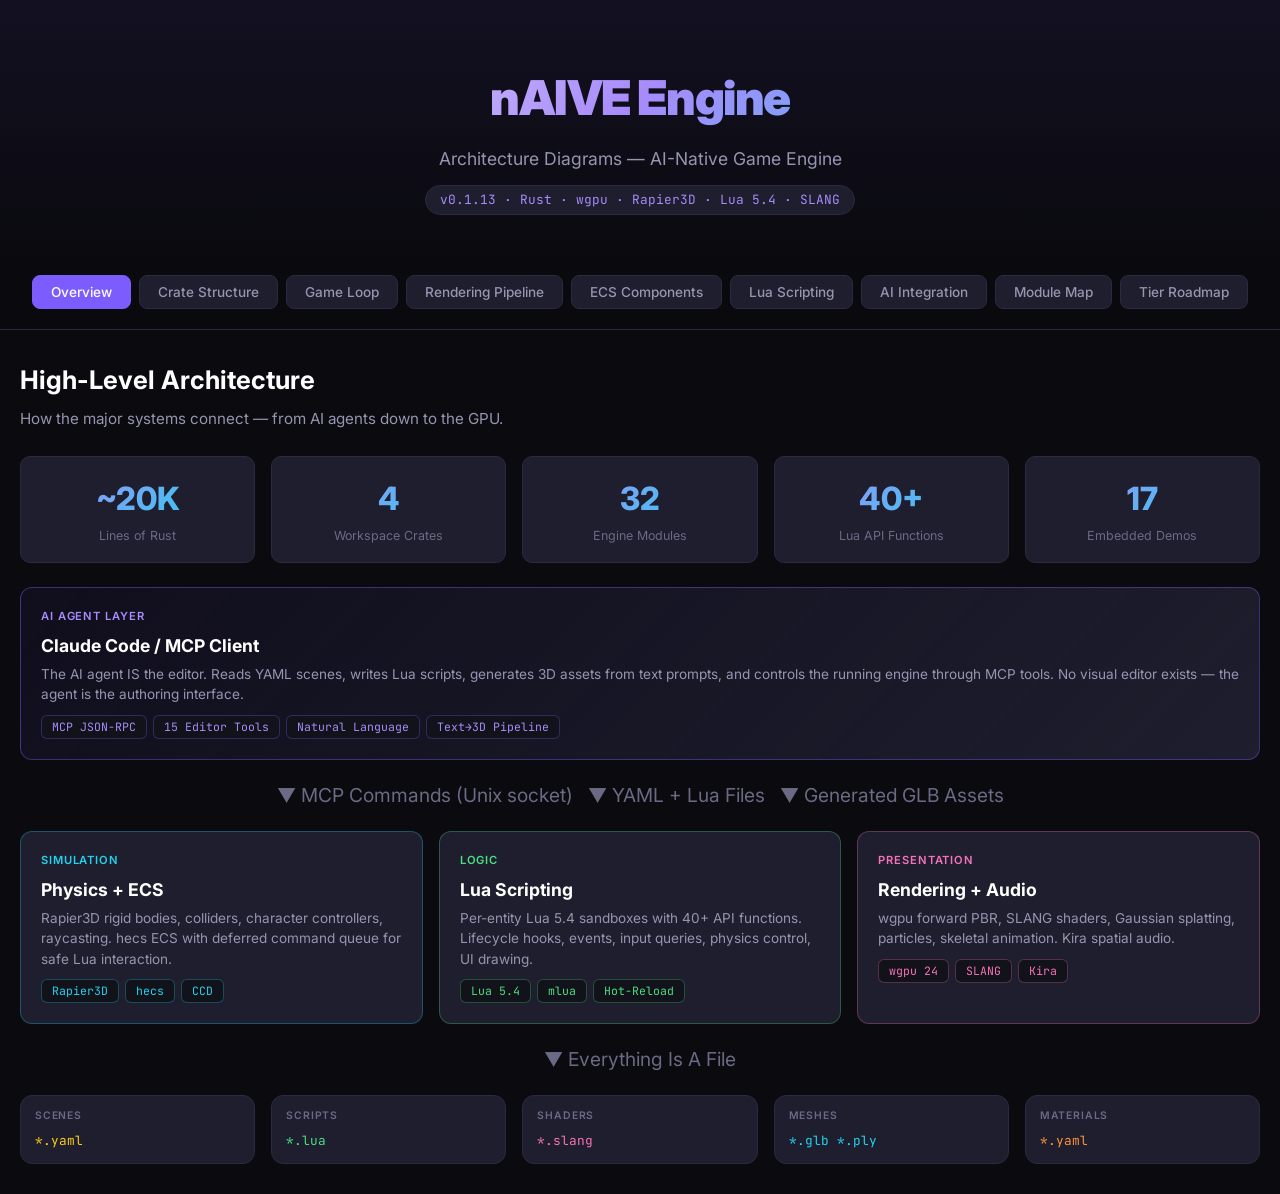
<file: nAIVE_Architecture_Diagrams.html>
<!DOCTYPE html>
<html lang="en">
<head>
<meta charset="UTF-8">
<meta name="viewport" content="width=device-width, initial-scale=1.0">
<title>nAIVE Engine — Architecture Diagrams</title>
<style>
  @import url('https://fonts.googleapis.com/css2?family=Inter:wght@300;400;500;600;700;800;900&family=JetBrains+Mono:wght@400;500;600&display=swap');

  :root {
    --bg: #0a0a0f;
    --bg2: #12121a;
    --bg3: #1a1a28;
    --surface: #1e1e2e;
    --surface2: #252538;
    --border: #2a2a40;
    --border-glow: #3a3a5c;
    --text: #e4e4ef;
    --text2: #9595b0;
    --text3: #6a6a85;
    --accent: #7c5cfc;
    --accent2: #a78bfa;
    --green: #4ade80;
    --green2: #22c55e;
    --yellow: #facc15;
    --orange: #fb923c;
    --red: #f87171;
    --cyan: #22d3ee;
    --pink: #f472b6;
    --blue: #60a5fa;
  }

  * { margin: 0; padding: 0; box-sizing: border-box; }

  body {
    font-family: 'Inter', -apple-system, sans-serif;
    background: var(--bg);
    color: var(--text);
    line-height: 1.6;
    overflow-x: hidden;
  }

  .hero {
    text-align: center;
    padding: 60px 20px 40px;
    background: linear-gradient(180deg, rgba(124,92,252,0.08) 0%, transparent 100%);
  }

  .hero h1 {
    font-size: 3rem;
    font-weight: 900;
    letter-spacing: -0.03em;
    background: linear-gradient(135deg, #fff 0%, var(--accent2) 50%, var(--cyan) 100%);
    -webkit-background-clip: text;
    -webkit-text-fill-color: transparent;
    margin-bottom: 8px;
  }

  .hero .subtitle {
    font-size: 1.1rem;
    color: var(--text2);
    font-weight: 400;
  }

  .hero .version {
    display: inline-block;
    margin-top: 12px;
    padding: 4px 14px;
    background: var(--surface);
    border: 1px solid var(--border);
    border-radius: 20px;
    font-family: 'JetBrains Mono', monospace;
    font-size: 0.8rem;
    color: var(--accent2);
  }

  .nav {
    display: flex;
    justify-content: center;
    gap: 8px;
    padding: 20px;
    flex-wrap: wrap;
    position: sticky;
    top: 0;
    background: rgba(10,10,15,0.9);
    backdrop-filter: blur(12px);
    z-index: 100;
    border-bottom: 1px solid var(--border);
  }

  .nav button {
    padding: 8px 18px;
    background: var(--surface);
    border: 1px solid var(--border);
    border-radius: 8px;
    color: var(--text2);
    font-family: 'Inter', sans-serif;
    font-size: 0.85rem;
    font-weight: 500;
    cursor: pointer;
    transition: all 0.2s;
  }

  .nav button:hover { border-color: var(--accent); color: var(--text); }
  .nav button.active {
    background: var(--accent);
    border-color: var(--accent);
    color: #fff;
  }

  .diagram-container {
    max-width: 1400px;
    margin: 0 auto;
    padding: 30px 20px;
  }

  .diagram {
    display: none;
    animation: fadeIn 0.3s ease;
  }

  .diagram.active { display: block; }

  @keyframes fadeIn { from { opacity: 0; transform: translateY(10px); } to { opacity: 1; transform: none; } }

  .diagram-title {
    font-size: 1.6rem;
    font-weight: 700;
    margin-bottom: 6px;
    color: #fff;
  }

  .diagram-desc {
    color: var(--text2);
    margin-bottom: 24px;
    font-size: 0.95rem;
  }

  /* SVG Diagram Styles */
  svg.arch {
    width: 100%;
    height: auto;
    display: block;
  }

  /* Box Diagram System */
  .arch-grid {
    display: grid;
    gap: 16px;
  }

  .arch-box {
    background: var(--surface);
    border: 1px solid var(--border);
    border-radius: 12px;
    padding: 20px;
    position: relative;
    transition: all 0.2s;
  }

  .arch-box:hover {
    border-color: var(--accent);
    box-shadow: 0 0 20px rgba(124,92,252,0.1);
  }

  .arch-box .label {
    font-size: 0.7rem;
    font-weight: 600;
    text-transform: uppercase;
    letter-spacing: 0.08em;
    color: var(--text3);
    margin-bottom: 6px;
  }

  .arch-box .title {
    font-size: 1.1rem;
    font-weight: 700;
    color: #fff;
    margin-bottom: 4px;
  }

  .arch-box .desc {
    font-size: 0.85rem;
    color: var(--text2);
    line-height: 1.5;
  }

  .arch-box .tech {
    margin-top: 10px;
    display: flex;
    flex-wrap: wrap;
    gap: 6px;
  }

  .tag {
    padding: 2px 10px;
    background: var(--bg2);
    border: 1px solid var(--border);
    border-radius: 6px;
    font-family: 'JetBrains Mono', monospace;
    font-size: 0.72rem;
    color: var(--text2);
  }

  .tag.green { border-color: rgba(74,222,128,0.3); color: var(--green); }
  .tag.accent { border-color: rgba(124,92,252,0.3); color: var(--accent2); }
  .tag.cyan { border-color: rgba(34,211,238,0.3); color: var(--cyan); }
  .tag.yellow { border-color: rgba(250,204,21,0.3); color: var(--yellow); }
  .tag.orange { border-color: rgba(251,146,60,0.3); color: var(--orange); }
  .tag.pink { border-color: rgba(244,114,182,0.3); color: var(--pink); }
  .tag.blue { border-color: rgba(96,165,250,0.3); color: var(--blue); }
  .tag.red { border-color: rgba(248,113,113,0.3); color: var(--red); }

  .status-dot {
    display: inline-block;
    width: 8px;
    height: 8px;
    border-radius: 50%;
    margin-right: 6px;
    vertical-align: middle;
  }
  .status-dot.done { background: var(--green); box-shadow: 0 0 6px var(--green); }
  .status-dot.wip { background: var(--yellow); box-shadow: 0 0 6px var(--yellow); }
  .status-dot.planned { background: var(--text3); }

  .connector {
    text-align: center;
    color: var(--text3);
    font-size: 1.2rem;
    padding: 4px 0;
  }

  /* Flow Diagram */
  .flow {
    display: flex;
    flex-direction: column;
    gap: 2px;
    align-items: center;
  }

  .flow-row {
    display: flex;
    gap: 12px;
    align-items: center;
    flex-wrap: wrap;
    justify-content: center;
  }

  .flow-box {
    background: var(--surface);
    border: 1px solid var(--border);
    border-radius: 10px;
    padding: 12px 18px;
    text-align: center;
    min-width: 140px;
    transition: all 0.2s;
  }

  .flow-box:hover {
    border-color: var(--accent);
    transform: translateY(-2px);
  }

  .flow-box .name {
    font-weight: 600;
    font-size: 0.9rem;
    color: #fff;
  }

  .flow-box .detail {
    font-size: 0.75rem;
    color: var(--text3);
    margin-top: 2px;
    font-family: 'JetBrains Mono', monospace;
  }

  .flow-arrow {
    color: var(--accent);
    font-size: 1.4rem;
    flex-shrink: 0;
  }

  .flow-arrow-down {
    color: var(--accent);
    font-size: 1.4rem;
    text-align: center;
    padding: 4px 0;
  }

  /* Module Grid */
  .mod-grid {
    display: grid;
    grid-template-columns: repeat(auto-fill, minmax(260px, 1fr));
    gap: 12px;
  }

  .mod-card {
    background: var(--surface);
    border: 1px solid var(--border);
    border-radius: 10px;
    padding: 14px 16px;
    transition: all 0.2s;
  }

  .mod-card:hover {
    border-color: var(--accent);
    box-shadow: 0 0 15px rgba(124,92,252,0.08);
  }

  .mod-card .mod-name {
    font-family: 'JetBrains Mono', monospace;
    font-size: 0.85rem;
    font-weight: 600;
    color: var(--cyan);
  }

  .mod-card .mod-lines {
    font-size: 0.72rem;
    color: var(--text3);
    float: right;
    font-family: 'JetBrains Mono', monospace;
  }

  .mod-card .mod-desc {
    font-size: 0.82rem;
    color: var(--text2);
    margin-top: 4px;
    line-height: 1.4;
  }

  /* Section dividers */
  .section-label {
    font-size: 0.75rem;
    font-weight: 600;
    text-transform: uppercase;
    letter-spacing: 0.1em;
    color: var(--text3);
    margin: 30px 0 12px;
    padding-bottom: 8px;
    border-bottom: 1px solid var(--border);
  }

  /* Table */
  .data-table {
    width: 100%;
    border-collapse: collapse;
    margin: 16px 0;
  }

  .data-table th {
    text-align: left;
    padding: 10px 14px;
    background: var(--bg2);
    border: 1px solid var(--border);
    font-size: 0.78rem;
    font-weight: 600;
    text-transform: uppercase;
    letter-spacing: 0.06em;
    color: var(--text3);
  }

  .data-table td {
    padding: 10px 14px;
    border: 1px solid var(--border);
    font-size: 0.88rem;
    color: var(--text2);
    background: var(--surface);
  }

  .data-table td:first-child {
    font-family: 'JetBrains Mono', monospace;
    font-size: 0.82rem;
    color: var(--text);
  }

  /* Stats bar */
  .stat-row {
    display: flex;
    gap: 16px;
    margin-bottom: 24px;
    flex-wrap: wrap;
  }

  .stat-card {
    background: var(--surface);
    border: 1px solid var(--border);
    border-radius: 10px;
    padding: 16px 20px;
    flex: 1;
    min-width: 150px;
    text-align: center;
  }

  .stat-card .stat-val {
    font-size: 2rem;
    font-weight: 800;
    background: linear-gradient(135deg, var(--accent2), var(--cyan));
    -webkit-background-clip: text;
    -webkit-text-fill-color: transparent;
  }

  .stat-card .stat-label {
    font-size: 0.78rem;
    color: var(--text3);
    margin-top: 2px;
  }

  /* Pipe visualization */
  .pipe-section {
    position: relative;
    padding-left: 30px;
    margin: 12px 0;
  }

  .pipe-section::before {
    content: '';
    position: absolute;
    left: 10px;
    top: 0;
    bottom: 0;
    width: 2px;
    background: var(--border);
  }

  .pipe-node {
    position: relative;
    padding: 10px 16px;
    background: var(--surface);
    border: 1px solid var(--border);
    border-radius: 8px;
    margin-bottom: 8px;
  }

  .pipe-node::before {
    content: '';
    position: absolute;
    left: -24px;
    top: 50%;
    width: 12px;
    height: 12px;
    border-radius: 50%;
    transform: translateY(-50%);
    background: var(--accent);
    border: 2px solid var(--bg);
  }

  .pipe-node .pn-title {
    font-weight: 600;
    font-size: 0.9rem;
    color: #fff;
  }

  .pipe-node .pn-detail {
    font-size: 0.8rem;
    color: var(--text2);
    margin-top: 2px;
  }

  .pipe-node .pn-file {
    font-family: 'JetBrains Mono', monospace;
    font-size: 0.72rem;
    color: var(--text3);
    margin-top: 4px;
  }

  /* Legend */
  .legend {
    display: flex;
    gap: 20px;
    margin-bottom: 20px;
    flex-wrap: wrap;
  }

  .legend-item {
    display: flex;
    align-items: center;
    gap: 6px;
    font-size: 0.82rem;
    color: var(--text2);
  }

  /* ECS diagram */
  .ecs-group {
    margin-bottom: 20px;
  }

  .ecs-group-title {
    font-size: 0.9rem;
    font-weight: 700;
    color: #fff;
    margin-bottom: 8px;
    display: flex;
    align-items: center;
    gap: 8px;
  }

  .ecs-group-title .icon {
    width: 20px;
    height: 20px;
    border-radius: 6px;
    display: inline-flex;
    align-items: center;
    justify-content: center;
    font-size: 0.7rem;
  }

  .ecs-chips {
    display: flex;
    flex-wrap: wrap;
    gap: 6px;
  }

  .ecs-chip {
    padding: 5px 12px;
    background: var(--bg2);
    border: 1px solid var(--border);
    border-radius: 6px;
    font-family: 'JetBrains Mono', monospace;
    font-size: 0.78rem;
    color: var(--text);
    transition: all 0.15s;
  }

  .ecs-chip:hover {
    border-color: var(--accent);
    background: var(--surface2);
  }

  @media (max-width: 768px) {
    .hero h1 { font-size: 2rem; }
    .mod-grid { grid-template-columns: 1fr; }
    .stat-row { flex-direction: column; }
  }
</style>
</head>
<body>

<div class="hero">
  <h1>nAIVE Engine</h1>
  <div class="subtitle">Architecture Diagrams — AI-Native Game Engine</div>
  <div class="version">v0.1.13 · Rust · wgpu · Rapier3D · Lua 5.4 · SLANG</div>
</div>

<div class="nav" id="nav">
  <button class="active" onclick="show('overview')">Overview</button>
  <button onclick="show('crates')">Crate Structure</button>
  <button onclick="show('gameloop')">Game Loop</button>
  <button onclick="show('rendering')">Rendering Pipeline</button>
  <button onclick="show('ecs')">ECS Components</button>
  <button onclick="show('scripting')">Lua Scripting</button>
  <button onclick="show('ai')">AI Integration</button>
  <button onclick="show('modules')">Module Map</button>
  <button onclick="show('roadmap')">Tier Roadmap</button>
</div>

<div class="diagram-container">

<!-- ==================== OVERVIEW ==================== -->
<div class="diagram active" id="overview">
  <div class="diagram-title">High-Level Architecture</div>
  <div class="diagram-desc">How the major systems connect — from AI agents down to the GPU.</div>

  <div class="stat-row">
    <div class="stat-card"><div class="stat-val">~20K</div><div class="stat-label">Lines of Rust</div></div>
    <div class="stat-card"><div class="stat-val">4</div><div class="stat-label">Workspace Crates</div></div>
    <div class="stat-card"><div class="stat-val">32</div><div class="stat-label">Engine Modules</div></div>
    <div class="stat-card"><div class="stat-val">40+</div><div class="stat-label">Lua API Functions</div></div>
    <div class="stat-card"><div class="stat-val">17</div><div class="stat-label">Embedded Demos</div></div>
  </div>

  <div class="arch-grid" style="grid-template-columns: 1fr;">

    <!-- AI Layer -->
    <div class="arch-box" style="border-color: rgba(124,92,252,0.4); background: linear-gradient(135deg, rgba(124,92,252,0.06), var(--surface));">
      <div class="label" style="color: var(--accent2);">AI Agent Layer</div>
      <div class="title">Claude Code / MCP Client</div>
      <div class="desc">The AI agent IS the editor. Reads YAML scenes, writes Lua scripts, generates 3D assets from text prompts, and controls the running engine through MCP tools. No visual editor exists — the agent is the authoring interface.</div>
      <div class="tech">
        <span class="tag accent">MCP JSON-RPC</span>
        <span class="tag accent">15 Editor Tools</span>
        <span class="tag accent">Natural Language</span>
        <span class="tag accent">Text→3D Pipeline</span>
      </div>
    </div>

    <div class="connector">▼ MCP Commands (Unix socket) &nbsp;&nbsp;▼ YAML + Lua Files &nbsp;&nbsp;▼ Generated GLB Assets</div>

    <!-- Engine Layer -->
    <div class="arch-grid" style="grid-template-columns: 1fr 1fr 1fr;">
      <div class="arch-box" style="border-color: rgba(34,211,238,0.3);">
        <div class="label" style="color: var(--cyan);">Simulation</div>
        <div class="title">Physics + ECS</div>
        <div class="desc">Rapier3D rigid bodies, colliders, character controllers, raycasting. hecs ECS with deferred command queue for safe Lua interaction.</div>
        <div class="tech">
          <span class="tag cyan">Rapier3D</span>
          <span class="tag cyan">hecs</span>
          <span class="tag cyan">CCD</span>
        </div>
      </div>

      <div class="arch-box" style="border-color: rgba(74,222,128,0.3);">
        <div class="label" style="color: var(--green);">Logic</div>
        <div class="title">Lua Scripting</div>
        <div class="desc">Per-entity Lua 5.4 sandboxes with 40+ API functions. Lifecycle hooks, events, input queries, physics control, UI drawing.</div>
        <div class="tech">
          <span class="tag green">Lua 5.4</span>
          <span class="tag green">mlua</span>
          <span class="tag green">Hot-Reload</span>
        </div>
      </div>

      <div class="arch-box" style="border-color: rgba(244,114,182,0.3);">
        <div class="label" style="color: var(--pink);">Presentation</div>
        <div class="title">Rendering + Audio</div>
        <div class="desc">wgpu forward PBR, SLANG shaders, Gaussian splatting, particles, skeletal animation. Kira spatial audio.</div>
        <div class="tech">
          <span class="tag pink">wgpu 24</span>
          <span class="tag pink">SLANG</span>
          <span class="tag pink">Kira</span>
        </div>
      </div>
    </div>

    <div class="connector">▼ Everything Is A File</div>

    <!-- Data Layer -->
    <div class="arch-grid" style="grid-template-columns: repeat(5, 1fr);">
      <div class="arch-box" style="padding: 12px 14px;">
        <div class="label" style="font-size:0.65rem;">Scenes</div>
        <div style="font-family:'JetBrains Mono',monospace;font-size:0.8rem;color:var(--yellow);">*.yaml</div>
      </div>
      <div class="arch-box" style="padding: 12px 14px;">
        <div class="label" style="font-size:0.65rem;">Scripts</div>
        <div style="font-family:'JetBrains Mono',monospace;font-size:0.8rem;color:var(--green);">*.lua</div>
      </div>
      <div class="arch-box" style="padding: 12px 14px;">
        <div class="label" style="font-size:0.65rem;">Shaders</div>
        <div style="font-family:'JetBrains Mono',monospace;font-size:0.8rem;color:var(--pink);">*.slang</div>
      </div>
      <div class="arch-box" style="padding: 12px 14px;">
        <div class="label" style="font-size:0.65rem;">Meshes</div>
        <div style="font-family:'JetBrains Mono',monospace;font-size:0.8rem;color:var(--cyan);">*.glb *.ply</div>
      </div>
      <div class="arch-box" style="padding: 12px 14px;">
        <div class="label" style="font-size:0.65rem;">Materials</div>
        <div style="font-family:'JetBrains Mono',monospace;font-size:0.8rem;color:var(--orange);">*.yaml</div>
      </div>
    </div>
  </div>
</div>

<!-- ==================== CRATE STRUCTURE ==================== -->
<div class="diagram" id="crates">
  <div class="diagram-title">Workspace Crate Structure</div>
  <div class="diagram-desc">Four crates with clear dependency hierarchy. Engine is MIT, server is BSL 1.1.</div>

  <div class="arch-grid" style="grid-template-columns: 1fr; max-width: 800px; margin: 0 auto;">

    <div class="arch-box" style="border-color: rgba(96,165,250,0.4); background: linear-gradient(135deg, rgba(96,165,250,0.06), var(--surface));">
      <div class="label" style="color:var(--blue);">Binary Crate · MIT</div>
      <div class="title">naive-runtime</div>
      <div class="desc">Thin CLI entry point. Produces <code>naive</code>, <code>naive-runtime</code>, and <code>naive_mcp</code> binaries. Commands: init, run, test, build, publish, edit, demo, submit-log.</div>
      <div class="tech">
        <span class="tag blue">384 lines</span>
        <span class="tag blue">main.rs</span>
        <span class="tag blue">naive_mcp.rs</span>
      </div>
    </div>

    <div class="connector">▼ depends on</div>

    <div class="arch-box" style="border-color: rgba(124,92,252,0.4); background: linear-gradient(135deg, rgba(124,92,252,0.06), var(--surface));">
      <div class="label" style="color:var(--accent2);">Library Crate · MIT · 32 Modules</div>
      <div class="title">naive-client</div>
      <div class="desc">The full engine. Renderer, physics, audio, scripting, input, UI, particles, skeletal animation, editor camera, MCP command server, demos, test runner, mesh/material/splat caches, file watching, hot-reload.</div>
      <div class="tech">
        <span class="tag accent">~18K lines</span>
        <span class="tag accent">engine.rs (3,359)</span>
        <span class="tag accent">pipeline.rs (3,085)</span>
        <span class="tag accent">shader.rs (1,606)</span>
        <span class="tag accent">scripting.rs (1,593)</span>
      </div>
    </div>

    <div class="connector">▼ re-exports</div>

    <div class="arch-box" style="border-color: rgba(74,222,128,0.4); background: linear-gradient(135deg, rgba(74,222,128,0.06), var(--surface));">
      <div class="label" style="color:var(--green);">Library Crate · MIT · 6 Modules</div>
      <div class="title">naive-core</div>
      <div class="desc">Shared types. Scene YAML schema (SceneDef, EntityDef, ComponentMap), ECS components, event bus with schema validation, transform math, tween system, skeletal animation data structures.</div>
      <div class="tech">
        <span class="tag green">~1,400 lines</span>
        <span class="tag green">scene.rs (573)</span>
        <span class="tag green">animation.rs (297)</span>
        <span class="tag green">events.rs (251)</span>
      </div>
    </div>

    <div style="margin-top: 20px;"></div>

    <div class="arch-box" style="border-color: rgba(248,113,113,0.3); opacity: 0.6;">
      <div class="label" style="color:var(--red);">Binary Crate · BSL 1.1 · Future</div>
      <div class="title">naive-server</div>
      <div class="desc">Multiplayer server: authoritative physics, WebRTC DataChannels, matchmaking, AI Director. Stub only — no implementation yet. BSL converts to MIT on Feb 14, 2029.</div>
      <div class="tech">
        <span class="tag red">Planned</span>
        <span class="tag red">WebRTC</span>
        <span class="tag red">Authoritative</span>
      </div>
    </div>
  </div>
</div>

<!-- ==================== GAME LOOP ==================== -->
<div class="diagram" id="gameloop">
  <div class="diagram-title">Engine Game Loop</div>
  <div class="diagram-desc">One frame of the main loop — from input capture through rendering. Runs inside the winit event loop.</div>

  <div class="pipe-section" style="max-width: 800px;">
    <div class="pipe-node">
      <div class="pn-title">1. Frame Timing</div>
      <div class="pn-detail">Calculate delta_time from last frame. Cap at reasonable maximum to prevent physics explosions.</div>
      <div class="pn-file">engine.rs → resumed()</div>
    </div>
    <div class="pipe-node" style="--pipe-color: var(--yellow);">
      <div class="pn-title">2. Hot-Reload Check</div>
      <div class="pn-detail">File watcher detects changes to scenes, scripts, shaders, materials. Triggers recompilation or reconciliation.</div>
      <div class="pn-file">watcher.rs → poll_events()</div>
    </div>
    <div class="pipe-node">
      <div class="pn-title">3. MCP Command Processing</div>
      <div class="pn-detail">Read pending commands from the Unix domain socket (/tmp/naive-runtime.sock). Execute spawn, destroy, modify, run_lua, save_scene, etc.</div>
      <div class="pn-file">command.rs → process_commands()</div>
    </div>
    <div class="pipe-node">
      <div class="pn-title">4. Input Capture</div>
      <div class="pn-detail">Process keyboard/mouse events from winit. Map physical keys to semantic actions via bindings.yaml. Handle synthetic injected input.</div>
      <div class="pn-file">input.rs → update()</div>
    </div>
    <div class="pipe-node">
      <div class="pn-title">5. Lua Script Updates</div>
      <div class="pn-detail">Call <code>update(dt)</code> on every entity with a script component. Scripts push commands to EntityCommandQueue (deferred).</div>
      <div class="pn-file">scripting.rs → update_all(dt)</div>
    </div>
    <div class="pipe-node">
      <div class="pn-title">6. Physics Step</div>
      <div class="pn-detail">Rapier3D simulation step. Detect collisions and triggers. Sync physics body positions back to ECS transforms.</div>
      <div class="pn-file">physics.rs → step(dt) + sync_to_ecs()</div>
    </div>
    <div class="pipe-node">
      <div class="pn-title">7. Collision &amp; Damage Events</div>
      <div class="pn-detail">Process new collision/trigger events. Apply collision damage. Fire on_collision, on_trigger_enter/exit, on_damage, on_death callbacks.</div>
      <div class="pn-file">engine.rs → handle_collisions()</div>
    </div>
    <div class="pipe-node">
      <div class="pn-title">8. Deferred Command Queue</div>
      <div class="pn-detail">Process EntityCommandQueue: execute spawns first, then destroys. This ordering prevents dangling references.</div>
      <div class="pn-file">world.rs → process_commands()</div>
    </div>
    <div class="pipe-node">
      <div class="pn-title">9. Tweens &amp; Animation</div>
      <div class="pn-detail">Advance tween interpolations. Tick skeletal animation controllers. Compute bone matrix palettes.</div>
      <div class="pn-file">tween.rs + anim_system.rs → tick()</div>
    </div>
    <div class="pipe-node">
      <div class="pn-title">10. Particle Simulation</div>
      <div class="pn-detail">Spawn new particles from emitters. Apply gravity, age, interpolate color/size. Cull expired particles.</div>
      <div class="pn-file">particles.rs → update(dt)</div>
    </div>
    <div class="pipe-node">
      <div class="pn-title">11. Camera Update</div>
      <div class="pn-detail">Update camera position/rotation based on mode (first-person, third-person, editor fly-cam). Apply camera shake.</div>
      <div class="pn-file">camera.rs + editor_camera.rs</div>
    </div>
    <div class="pipe-node">
      <div class="pn-title">12. Render Frame</div>
      <div class="pn-detail">Write per-entity draw uniforms. Execute forward render pass (PBR materials + depth). Render particles as billboards. Render Gaussian splats. Draw UI overlay.</div>
      <div class="pn-file">renderer.rs + pipeline.rs → render()</div>
    </div>
    <div class="pipe-node">
      <div class="pn-title">13. Audio Update</div>
      <div class="pn-detail">Update listener position. Process spatial attenuation for 3D sounds.</div>
      <div class="pn-file">audio.rs → update_listener()</div>
    </div>
    <div class="pipe-node" style="border-color: var(--accent);">
      <div class="pn-title">14. Present</div>
      <div class="pn-detail">Submit GPU command buffer. Present swapchain frame. Clear per-frame state (just_pressed, events).</div>
      <div class="pn-file">wgpu surface.present()</div>
    </div>
  </div>
</div>

<!-- ==================== RENDERING ==================== -->
<div class="diagram" id="rendering">
  <div class="diagram-title">Rendering Pipeline</div>
  <div class="diagram-desc">Current forward renderer and the planned deferred PBR pipeline defined in YAML DAG.</div>

  <div class="section-label">Current Implementation — Forward PBR</div>

  <div class="flow">
    <div class="flow-row">
      <div class="flow-box" style="border-color: rgba(74,222,128,0.4);">
        <div class="name">Scene Traversal</div>
        <div class="detail">hecs query: Transform + MeshRenderer</div>
      </div>
      <div class="flow-arrow">→</div>
      <div class="flow-box" style="border-color: rgba(74,222,128,0.4);">
        <div class="name">Draw Uniforms</div>
        <div class="detail">256B/entity · model + normal + material</div>
      </div>
      <div class="flow-arrow">→</div>
      <div class="flow-box" style="border-color: rgba(74,222,128,0.4);">
        <div class="name">Forward Pass</div>
        <div class="detail">PBR · depth test · back-face cull</div>
      </div>
      <div class="flow-arrow">→</div>
      <div class="flow-box" style="border-color: rgba(74,222,128,0.4);">
        <div class="name">Swapchain</div>
        <div class="detail">Present</div>
      </div>
    </div>
  </div>

  <div style="margin: 8px 0;"></div>

  <div class="flow">
    <div class="flow-row">
      <div class="flow-box" style="border-color: rgba(34,211,238,0.4);">
        <div class="name">Splat Pass</div>
        <div class="detail">Gaussian billboard quads</div>
      </div>
      <div class="flow-arrow">→</div>
      <div class="flow-box" style="border-color: rgba(244,114,182,0.4);">
        <div class="name">Particle Pass</div>
        <div class="detail">CPU → GPU billboards</div>
      </div>
      <div class="flow-arrow">→</div>
      <div class="flow-box" style="border-color: rgba(250,204,21,0.4);">
        <div class="name">UI Overlay</div>
        <div class="detail">Text + lines + flash</div>
      </div>
    </div>
  </div>

  <div class="section-label">Planned Deferred PBR Pipeline (YAML DAG)</div>

  <div class="flow">
    <div class="flow-row">
      <div class="flow-box" style="border-color: var(--border); opacity: 0.7;">
        <div class="name">Shadow Pass</div>
        <div class="detail">shadow.slang → shadow_map</div>
      </div>
      <div class="flow-arrow" style="opacity:0.5;">→</div>
      <div class="flow-box" style="border-color: var(--border); opacity: 0.7;">
        <div class="name">G-Buffer Pass</div>
        <div class="detail">geometry.slang → albedo, normal, depth, MR</div>
      </div>
      <div class="flow-arrow" style="opacity:0.5;">→</div>
      <div class="flow-box" style="border-color: var(--border); opacity: 0.7;">
        <div class="name">Splat Pass</div>
        <div class="detail">splat_render.slang → composite into G-buffer</div>
      </div>
    </div>
    <div class="flow-arrow-down" style="opacity:0.5;">▼</div>
    <div class="flow-row">
      <div class="flow-box" style="border-color: var(--border); opacity: 0.7;">
        <div class="name">Lighting Pass</div>
        <div class="detail">deferred_light.slang → hdr_color</div>
      </div>
      <div class="flow-arrow" style="opacity:0.5;">→</div>
      <div class="flow-box" style="border-color: var(--border); opacity: 0.7;">
        <div class="name">Bloom</div>
        <div class="detail">bloom.slang → bloomed</div>
      </div>
      <div class="flow-arrow" style="opacity:0.5;">→</div>
      <div class="flow-box" style="border-color: var(--border); opacity: 0.7;">
        <div class="name">Tonemap</div>
        <div class="detail">ACES → LDR</div>
      </div>
      <div class="flow-arrow" style="opacity:0.5;">→</div>
      <div class="flow-box" style="border-color: var(--border); opacity: 0.7;">
        <div class="name">FXAA</div>
        <div class="detail">Anti-aliasing → final</div>
      </div>
    </div>
  </div>

  <div class="legend" style="margin-top: 16px;">
    <div class="legend-item"><span class="status-dot done"></span> Implemented</div>
    <div class="legend-item"><span class="status-dot" style="background:var(--border);"></span> Planned (YAML DAG defined, passes not wired)</div>
  </div>

  <div class="section-label">Shader Compilation</div>
  <div class="flow">
    <div class="flow-row">
      <div class="flow-box">
        <div class="name">SLANG Source</div>
        <div class="detail">.slang files</div>
      </div>
      <div class="flow-arrow">→</div>
      <div class="flow-box">
        <div class="name">SLANG Compiler</div>
        <div class="detail">shader-slang SDK</div>
      </div>
      <div class="flow-arrow">→</div>
      <div class="flow-box">
        <div class="name">WGSL Output</div>
        <div class="detail">Cross-platform</div>
      </div>
      <div class="flow-arrow">→</div>
      <div class="flow-box">
        <div class="name">wgpu Pipeline</div>
        <div class="detail">Metal / Vulkan / DX12</div>
      </div>
    </div>
  </div>
</div>

<!-- ==================== ECS COMPONENTS ==================== -->
<div class="diagram" id="ecs">
  <div class="diagram-title">ECS Component Architecture</div>
  <div class="diagram-desc">All component types registered in hecs. Entities are bags of components — no inheritance, pure composition.</div>

  <div class="ecs-group">
    <div class="ecs-group-title"><span class="icon" style="background: rgba(124,92,252,0.2); color: var(--accent2);">◆</span> Identity</div>
    <div class="ecs-chips">
      <div class="ecs-chip">EntityId (String)</div>
      <div class="ecs-chip">Tags (Vec&lt;String&gt;)</div>
    </div>
  </div>

  <div class="ecs-group">
    <div class="ecs-group-title"><span class="icon" style="background: rgba(34,211,238,0.2); color: var(--cyan);">◆</span> Spatial</div>
    <div class="ecs-chips">
      <div class="ecs-chip">Transform { pos, rot, scale, world_matrix, dirty }</div>
    </div>
  </div>

  <div class="ecs-group">
    <div class="ecs-group-title"><span class="icon" style="background: rgba(244,114,182,0.2); color: var(--pink);">◆</span> Rendering</div>
    <div class="ecs-chips">
      <div class="ecs-chip">MeshRenderer { mesh_handle, material_handle }</div>
      <div class="ecs-chip">GaussianSplat { splat_handle }</div>
      <div class="ecs-chip">MaterialOverride { base_color?, emission?, roughness?, metallic? }</div>
      <div class="ecs-chip">Hidden</div>
    </div>
  </div>

  <div class="ecs-group">
    <div class="ecs-group-title"><span class="icon" style="background: rgba(250,204,21,0.2); color: var(--yellow);">◆</span> Lighting</div>
    <div class="ecs-chips">
      <div class="ecs-chip">PointLight { color, intensity, range }</div>
      <div class="ecs-chip">DirectionalLight { direction, color, intensity, shadow_extent }</div>
      <div class="ecs-chip">Camera { fov, near, far, role, aspect }</div>
      <div class="ecs-chip">CameraMode { FirstPerson | ThirdPerson { dist, height, pitch_limits } }</div>
    </div>
  </div>

  <div class="ecs-group">
    <div class="ecs-group-title"><span class="icon" style="background: rgba(96,165,250,0.2); color: var(--blue);">◆</span> Physics</div>
    <div class="ecs-chips">
      <div class="ecs-chip">RigidBody { handle, body_type: Dynamic|Static|Kinematic }</div>
      <div class="ecs-chip">Collider { handle, shape, is_trigger }</div>
      <div class="ecs-chip">CharacterController { speed, sprint, jump, grounded, step, slope }</div>
      <div class="ecs-chip">Player { yaw, pitch, height, radius }</div>
    </div>
  </div>

  <div class="ecs-group">
    <div class="ecs-group-title"><span class="icon" style="background: rgba(248,113,113,0.2); color: var(--red);">◆</span> Gameplay</div>
    <div class="ecs-chips">
      <div class="ecs-chip">Health { current, max, dead }</div>
      <div class="ecs-chip">CollisionDamage { damage, destroy_on_hit }</div>
      <div class="ecs-chip">Projectile { damage, lifetime, age, owner_id }</div>
    </div>
  </div>

  <div class="ecs-group">
    <div class="ecs-group-title"><span class="icon" style="background: rgba(74,222,128,0.2); color: var(--green);">◆</span> Animation &amp; VFX</div>
    <div class="ecs-chips">
      <div class="ecs-chip">SkinnedMesh { skeleton_handle }</div>
      <div class="ecs-chip">Animator { skeleton_handle, controller }</div>
      <div class="ecs-chip">ParticleEmitter { config, enabled }</div>
    </div>
  </div>

  <div class="ecs-group">
    <div class="ecs-group-title"><span class="icon" style="background: rgba(251,146,60,0.2); color: var(--orange);">◆</span> Scripting &amp; Pooling</div>
    <div class="ecs-chips">
      <div class="ecs-chip">Script { source: PathBuf, initialized }</div>
      <div class="ecs-chip">Pooled { pool_name, active }</div>
    </div>
  </div>

  <div class="section-label">Collider Shapes</div>
  <div class="ecs-chips">
    <div class="ecs-chip">Box { half_extents }</div>
    <div class="ecs-chip">Sphere { radius }</div>
    <div class="ecs-chip">Capsule { radius, half_height }</div>
    <div class="ecs-chip">Trimesh</div>
  </div>
</div>

<!-- ==================== SCRIPTING ==================== -->
<div class="diagram" id="scripting">
  <div class="diagram-title">Lua Scripting Architecture</div>
  <div class="diagram-desc">Per-entity sandboxed Lua 5.4 with 40+ API functions across 9 namespaces.</div>

  <div class="arch-grid" style="grid-template-columns: 1fr 1fr;">

    <div class="arch-box">
      <div class="label">Lifecycle Hooks</div>
      <div class="title">Script Callbacks</div>
      <div class="tech" style="flex-direction: column; gap: 4px;">
        <span class="tag green" style="width:fit-content;">init() — entity spawned</span>
        <span class="tag green" style="width:fit-content;">update(dt) — every frame</span>
        <span class="tag green" style="width:fit-content;">fixed_update(dt) — physics substep</span>
        <span class="tag yellow" style="width:fit-content;">on_collision(other_id)</span>
        <span class="tag yellow" style="width:fit-content;">on_trigger_enter(other_id)</span>
        <span class="tag yellow" style="width:fit-content;">on_trigger_exit(other_id)</span>
        <span class="tag red" style="width:fit-content;">on_damage(amount, source_id)</span>
        <span class="tag red" style="width:fit-content;">on_death()</span>
        <span class="tag" style="width:fit-content;">on_destroy()</span>
      </div>
    </div>

    <div class="arch-box">
      <div class="label">Safety Model</div>
      <div class="title">Sandboxing &amp; Deferred Commands</div>
      <div class="desc" style="margin-bottom: 10px;">Each entity gets its own Lua environment with <code>self</code> table for persistent state. Dangerous stdlib disabled (os, io, loadfile, dofile). All world mutations go through EntityCommandQueue — processed end-of-frame.</div>
      <div class="tech">
        <span class="tag accent">Per-Entity Sandbox</span>
        <span class="tag accent">Deferred Commands</span>
        <span class="tag accent">Hot-Reload</span>
      </div>
    </div>
  </div>

  <div class="section-label">API Namespaces (40+ Functions)</div>

  <table class="data-table">
    <tr><th>Namespace</th><th>Functions</th><th>Purpose</th></tr>
    <tr>
      <td>input</td>
      <td>pressed, just_pressed, axis_2d, mouse_delta, scroll_delta</td>
      <td>Read keyboard/mouse state</td>
    </tr>
    <tr>
      <td>entity</td>
      <td>position, set_position, rotation, set_rotation, scale, set_scale, health, damage, heal, is_alive, has_tag, add_tag, remove_tag, set_base_color, set_emission, set_roughness, set_metallic, set_light, destroy, exists, spawn_projectile, pool_acquire, pool_release</td>
      <td>Entity transform, health, materials, tags, lifecycle</td>
    </tr>
    <tr>
      <td>physics</td>
      <td>hitscan, raycast, raycast_detailed, apply_impulse, apply_force, set_velocity, get_velocity, set_restitution, set_friction</td>
      <td>Raycasting, forces, materials</td>
    </tr>
    <tr>
      <td>camera</td>
      <td>shake, get_position, get_look_direction, set_mode</td>
      <td>Camera control &amp; effects</td>
    </tr>
    <tr>
      <td>scene</td>
      <td>find_by_tag, find_by_tags, load, spawn_projectile, spawn_dynamic</td>
      <td>Entity queries, scene transitions</td>
    </tr>
    <tr>
      <td>events</td>
      <td>emit, on, off</td>
      <td>Custom event bus</td>
    </tr>
    <tr>
      <td>audio</td>
      <td>play_sfx, play_music, stop_sound, stop_music</td>
      <td>Sound playback</td>
    </tr>
    <tr>
      <td>ui</td>
      <td>text, rect, flash, progress_bar, screen_width, screen_height, draw_line</td>
      <td>Immediate-mode UI overlay</td>
    </tr>
    <tr>
      <td>particles</td>
      <td>emit_burst</td>
      <td>One-shot particle effects</td>
    </tr>
    <tr>
      <td>math</td>
      <td>lerp, clamp</td>
      <td>Utility math</td>
    </tr>
  </table>
</div>

<!-- ==================== AI INTEGRATION ==================== -->
<div class="diagram" id="ai">
  <div class="diagram-title">AI Integration Architecture</div>
  <div class="diagram-desc">Three layers: AI agent control via MCP, AI asset generation, and the "AI is the editor" workflow.</div>

  <div class="section-label">Layer 1 — AI Scene Control (MCP Command Socket)</div>

  <div class="flow">
    <div class="flow-row">
      <div class="flow-box" style="border-color: rgba(124,92,252,0.5);">
        <div class="name">Claude Code</div>
        <div class="detail">MCP Client</div>
      </div>
      <div class="flow-arrow">→</div>
      <div class="flow-box">
        <div class="name">naive_mcp</div>
        <div class="detail">JSON-RPC Bridge</div>
      </div>
      <div class="flow-arrow">→</div>
      <div class="flow-box">
        <div class="name">Unix socket</div>
        <div class="detail">Command Socket</div>
      </div>
      <div class="flow-arrow">→</div>
      <div class="flow-box" style="border-color: rgba(74,222,128,0.5);">
        <div class="name">Running Engine</div>
        <div class="detail">Real-time execution</div>
      </div>
    </div>
  </div>

  <table class="data-table" style="max-width: 700px;">
    <tr><th>MCP Tool</th><th>Action</th></tr>
    <tr><td>naive_spawn_entity</td><td>Create entity with mesh, light, physics, script</td></tr>
    <tr><td>naive_destroy_entity</td><td>Remove entity by ID</td></tr>
    <tr><td>naive_modify_entity</td><td>Change transform, light, material properties</td></tr>
    <tr><td>naive_list_entities</td><td>List all entities with IDs and tags</td></tr>
    <tr><td>naive_query_entity</td><td>Get detailed component data</td></tr>
    <tr><td>naive_run_lua</td><td>Execute arbitrary Lua code</td></tr>
    <tr><td>naive_save_scene</td><td>Serialize current state to YAML</td></tr>
    <tr><td>naive_get_scene_yaml</td><td>Read current scene as YAML string</td></tr>
    <tr><td>naive_set_camera</td><td>Move/orient the editor camera</td></tr>
    <tr><td>naive_editor_status</td><td>Get editor mode info</td></tr>
    <tr><td>naive_inject_input</td><td>Synthetic key/mouse input for testing</td></tr>
  </table>

  <div class="section-label">Layer 2 — AI Asset Generation Pipeline</div>

  <div class="flow">
    <div class="flow-row">
      <div class="flow-box" style="border-color: rgba(250,204,21,0.5);">
        <div class="name">Text Prompt</div>
        <div class="detail">"red sports car"</div>
      </div>
      <div class="flow-arrow">→</div>
      <div class="flow-box">
        <div class="name">FLUX.1 LoRA</div>
        <div class="detail">2D Image Generation</div>
      </div>
      <div class="flow-arrow">→</div>
      <div class="flow-box">
        <div class="name">Hunyuan3D / Meshy</div>
        <div class="detail">Image → 3D GLB Mesh</div>
      </div>
      <div class="flow-arrow">→</div>
      <div class="flow-box" style="border-color: rgba(74,222,128,0.5);">
        <div class="name">Engine</div>
        <div class="detail">Spawn in scene</div>
      </div>
    </div>
  </div>

  <div class="arch-grid" style="grid-template-columns: 1fr 1fr 1fr; margin-top: 12px;">
    <div class="arch-box" style="padding: 14px;">
      <div class="label">Primary Backend</div>
      <div class="title" style="font-size: 0.95rem;">Self-Hosted GPU</div>
      <div class="desc">H100/A100 via gateway API. Fastest, most control.</div>
      <div class="tech"><span class="tag green">GATEWAY_URL</span></div>
    </div>
    <div class="arch-box" style="padding: 14px;">
      <div class="label">Fallback</div>
      <div class="title" style="font-size: 0.95rem;">HuggingFace Spaces</div>
      <div class="desc">Gradio RPC. Free tier, slower.</div>
      <div class="tech"><span class="tag yellow">HF_TOKEN</span></div>
    </div>
    <div class="arch-box" style="padding: 14px;">
      <div class="label">Alternative</div>
      <div class="title" style="font-size: 0.95rem;">Meshy AI</div>
      <div class="desc">Commercial API. Consistent quality.</div>
      <div class="tech"><span class="tag orange">MESHY_API_KEY</span></div>
    </div>
  </div>

  <div class="section-label">Layer 3 — GDD-to-Game Workflow</div>

  <div class="flow">
    <div class="flow-row">
      <div class="flow-box"><div class="name">1. Read GDD</div><div class="detail">Game Design Doc</div></div>
      <div class="flow-arrow">→</div>
      <div class="flow-box"><div class="name">2. Generate Assets</div><div class="detail">Text → 3D</div></div>
      <div class="flow-arrow">→</div>
      <div class="flow-box"><div class="name">3. Build Scene</div><div class="detail">YAML entities</div></div>
      <div class="flow-arrow">→</div>
      <div class="flow-box"><div class="name">4. Write Logic</div><div class="detail">Lua scripts</div></div>
      <div class="flow-arrow">→</div>
      <div class="flow-box"><div class="name">5. Test Live</div><div class="detail">naive edit</div></div>
      <div class="flow-arrow">→</div>
      <div class="flow-box"><div class="name">6. Ship</div><div class="detail">naive build</div></div>
    </div>
  </div>
</div>

<!-- ==================== MODULE MAP ==================== -->
<div class="diagram" id="modules">
  <div class="diagram-title">Module Map</div>
  <div class="diagram-desc">Every source file in the workspace, grouped by system.</div>

  <div class="section-label">naive-client — Core Systems</div>
  <div class="mod-grid">
    <div class="mod-card"><span class="mod-lines">3,359</span><div class="mod-name">engine.rs</div><div class="mod-desc">Main game loop, ApplicationHandler, phase-based init, frame orchestration</div></div>
    <div class="mod-card"><span class="mod-lines">3,085</span><div class="mod-name">pipeline.rs</div><div class="mod-desc">YAML render pipeline DAG, topological sort, pass compilation, resource binding</div></div>
    <div class="mod-card"><span class="mod-lines">1,606</span><div class="mod-name">shader.rs</div><div class="mod-desc">SLANG SDK integration, SLANG→WGSL compilation, fallback WGSL triangle</div></div>
    <div class="mod-card"><span class="mod-lines">1,593</span><div class="mod-name">scripting.rs</div><div class="mod-desc">Lua 5.4 runtime, 40+ API functions, per-entity sandbox, hot-reload</div></div>
    <div class="mod-card"><span class="mod-lines">1,095</span><div class="mod-name">world.rs</div><div class="mod-desc">ECS world, entity registry, deferred command queue, pool manager</div></div>
    <div class="mod-card"><span class="mod-lines">607</span><div class="mod-name">physics.rs</div><div class="mod-desc">Rapier3D wrapper, bodies, colliders, character controller, raycasting</div></div>
  </div>

  <div class="section-label">naive-client — Rendering</div>
  <div class="mod-grid">
    <div class="mod-card"><span class="mod-lines">883</span><div class="mod-name">mesh.rs</div><div class="mod-desc">GLTF/GLB/PLY loading, mesh cache, skeletal data extraction, textures</div></div>
    <div class="mod-card"><span class="mod-lines">580</span><div class="mod-name">renderer.rs</div><div class="mod-desc">wgpu forward pipeline, draw uniform pool, depth texture, frame rendering</div></div>
    <div class="mod-card"><span class="mod-lines">446</span><div class="mod-name">splat.rs</div><div class="mod-desc">Gaussian splatting, PLY loader, SH coefficients, covariance, billboards</div></div>
    <div class="mod-card"><span class="mod-lines">248</span><div class="mod-name">particles.rs</div><div class="mod-desc">CPU particle simulation, emitters, gravity, color/size interpolation</div></div>
    <div class="mod-card"><span class="mod-lines">199</span><div class="mod-name">material.rs</div><div class="mod-desc">PBR material cache, YAML material loading, MaterialUniform</div></div>
    <div class="mod-card"><span class="mod-lines">370</span><div class="mod-name">font.rs</div><div class="mod-desc">Bitmap font atlas, glyph metrics, text quad generation</div></div>
    <div class="mod-card"><span class="mod-lines">131</span><div class="mod-name">camera.rs</div><div class="mod-desc">Camera uniform buffer, view/projection matrices, bind group</div></div>
  </div>

  <div class="section-label">naive-client — Game Systems</div>
  <div class="mod-grid">
    <div class="mod-card"><span class="mod-lines">506</span><div class="mod-name">input.rs</div><div class="mod-desc">Input bindings, key state, mouse tracking, synthetic injection</div></div>
    <div class="mod-card"><span class="mod-lines">472</span><div class="mod-name">ui.rs</div><div class="mod-desc">UI overlay renderer, text, lines, circles, alpha blending</div></div>
    <div class="mod-card"><span class="mod-lines">206</span><div class="mod-name">audio.rs</div><div class="mod-desc">Kira audio system, SFX, music, spatial attenuation</div></div>
    <div class="mod-card"><span class="mod-lines">185</span><div class="mod-name">anim_system.rs</div><div class="mod-desc">Skeletal animation runtime, bone palette, clip playback</div></div>
    <div class="mod-card"><span class="mod-lines">144</span><div class="mod-name">editor_camera.rs</div><div class="mod-desc">Free-fly camera for naive edit mode</div></div>
    <div class="mod-card"><span class="mod-lines">152</span><div class="mod-name">audio_gen.rs</div><div class="mod-desc">Procedural default sound generation</div></div>
  </div>

  <div class="section-label">naive-client — Infrastructure</div>
  <div class="mod-grid">
    <div class="mod-card"><span class="mod-lines">1,111</span><div class="mod-name">init.rs</div><div class="mod-desc">Project scaffolding, template generation for naive init</div></div>
    <div class="mod-card"><span class="mod-lines">814</span><div class="mod-name">test_runner.rs</div><div class="mod-desc">Headless test execution, Lua test discovery, result aggregation</div></div>
    <div class="mod-card"><span class="mod-lines">672</span><div class="mod-name">beautify.rs</div><div class="mod-desc">Scene beautification pipeline (mesh → splat conversion)</div></div>
    <div class="mod-card"><span class="mod-lines">594</span><div class="mod-name">command.rs</div><div class="mod-desc">Command server on a Unix domain socket (newline-delimited JSON), editor tools</div></div>
    <div class="mod-card"><span class="mod-lines">553</span><div class="mod-name">demos.rs</div><div class="mod-desc">17 embedded demos with binary asset inclusion</div></div>
    <div class="mod-card"><span class="mod-lines">197</span><div class="mod-name">reflect.rs</div><div class="mod-desc">Reflection utilities for component inspection</div></div>
    <div class="mod-card"><span class="mod-lines">150</span><div class="mod-name">project_config.rs</div><div class="mod-desc">naive.yaml project metadata parsing</div></div>
    <div class="mod-card"><span class="mod-lines">104</span><div class="mod-name">cli.rs</div><div class="mod-desc">CLI argument parsing (clap)</div></div>
    <div class="mod-card"><span class="mod-lines">93</span><div class="mod-name">dev_log.rs</div><div class="mod-desc">GitHub Issue submission for dev logs</div></div>
    <div class="mod-card"><span class="mod-lines">91</span><div class="mod-name">watcher.rs</div><div class="mod-desc">File system watcher for hot-reload</div></div>
    <div class="mod-card"><span class="mod-lines">164</span><div class="mod-name">build.rs</div><div class="mod-desc">Build system, bundling</div></div>
  </div>

  <div class="section-label">naive-core</div>
  <div class="mod-grid">
    <div class="mod-card"><span class="mod-lines">573</span><div class="mod-name">scene.rs</div><div class="mod-desc">YAML scene schema, EntityDef, ComponentMap, deserialization</div></div>
    <div class="mod-card"><span class="mod-lines">297</span><div class="mod-name">animation.rs</div><div class="mod-desc">Skeletal animation data: joints, clips, keyframes, interpolation</div></div>
    <div class="mod-card"><span class="mod-lines">251</span><div class="mod-name">events.rs</div><div class="mod-desc">Event bus, ring buffer, schema validation, Lua/Rust listeners</div></div>
    <div class="mod-card"><span class="mod-lines">246</span><div class="mod-name">components.rs</div><div class="mod-desc">All ECS component struct definitions</div></div>
    <div class="mod-card"><span class="mod-lines">237</span><div class="mod-name">tween.rs</div><div class="mod-desc">Tween system, easing functions, value interpolation</div></div>
    <div class="mod-card"><span class="mod-lines">58</span><div class="mod-name">transform.rs</div><div class="mod-desc">Transform math utilities</div></div>
  </div>
</div>

<!-- ==================== ROADMAP ==================== -->
<div class="diagram" id="roadmap">
  <div class="diagram-title">Tier Roadmap</div>
  <div class="diagram-desc">Development tiers, each validated by proof games. Proof game: HAVOC (3D Vampire Survivors with vehicle combat).</div>

  <div class="legend">
    <div class="legend-item"><span class="status-dot done"></span> Complete</div>
    <div class="legend-item"><span class="status-dot wip"></span> In Progress</div>
    <div class="legend-item"><span class="status-dot planned"></span> Planned</div>
  </div>

  <div class="arch-grid" style="grid-template-columns: 1fr;">

    <div class="arch-box" style="border-left: 4px solid var(--green);">
      <div class="label"><span class="status-dot done"></span>Tier 1 — Gameplay Primitives · v0.1.2</div>
      <div class="title">Health, Hitscan, Projectiles, Collision Damage, Third-Person Camera</div>
      <div class="desc">Core combat loop. Validated by HAVOC prototype (built in single session). Health/damage system, hitscan raycast with entity hit detection, physics-driven projectiles with auto-damage, collision damage component, third-person orbit camera with wall avoidance.</div>
      <div class="tech">
        <span class="tag green">DONE</span>
        <span class="tag">Combat Demo</span>
        <span class="tag">Third-Person Demo</span>
      </div>
    </div>

    <div class="arch-box" style="border-left: 4px solid var(--green);">
      <div class="label"><span class="status-dot done"></span>Tier 2 — Production Foundations · v0.1.4</div>
      <div class="title">Dynamic GPU Buffer, Entity Pooling, Particles, Tag Queries, Events</div>
      <div class="desc">Removed HAVOC hard walls. Dynamic instance buffer (no 256-entity ceiling), entity pooling for projectile recycling, CPU particle system, runtime entity queries by tag, event subscription from Lua.</div>
      <div class="tech">
        <span class="tag green">DONE</span>
        <span class="tag">Stress Test (300+)</span>
        <span class="tag">Lifecycle Demo</span>
        <span class="tag">Particle Demo</span>
      </div>
    </div>

    <div class="arch-box" style="border-left: 4px solid var(--green);">
      <div class="label"><span class="status-dot done"></span>Tier 2.5 — Physics &amp; Scene API · v0.1.7</div>
      <div class="title">Impulse/Force, Velocity, CCD, Collider Materials, Camera Shake, Scene Loading</div>
      <div class="desc">Full physics API for Lua scripts. Apply forces/impulses, get/set velocity, continuous collision detection for fast projectiles, friction/restitution materials, camera shake effects, runtime scene transitions.</div>
      <div class="tech">
        <span class="tag green">DONE</span>
        <span class="tag">Impulse Demo</span>
        <span class="tag">CCD Demo</span>
        <span class="tag">Materials Demo</span>
      </div>
    </div>

    <div class="arch-box" style="border-left: 4px solid var(--green);">
      <div class="label"><span class="status-dot done"></span>Tier 2.75 — Editor &amp; AI Assets · v0.1.11</div>
      <div class="title">Editor Mode, MCP Tools, AI Asset Pipeline, Skeletal Animation Data, Beautify</div>
      <div class="desc">The "AI is the editor" milestone. Free-fly editor camera, 15 MCP tools for scene control, text-to-3D asset pipeline (FLUX→Hunyuan/Meshy→GLB), skeletal animation data structures and bone palette computation, scene beautification pipeline (mesh→splat). 17 embedded demos.</div>
      <div class="tech">
        <span class="tag green">DONE</span>
        <span class="tag">naive edit</span>
        <span class="tag">Meshy Demo</span>
        <span class="tag">Submarine Demo</span>
      </div>
    </div>

    <div class="arch-box" style="border-left: 4px solid var(--yellow);">
      <div class="label"><span class="status-dot wip"></span>Tier 3 — GPU Scale · Next</div>
      <div class="title">50,000+ GPU Compute Entities, Neighbor-Grid Collisions, Flow Field Pathfinding</div>
      <div class="desc">nAIVE's answer to Unreal's Niagara — but for gameplay entities, not just particles. GPU compute shaders simulate hordes/swarms with collision detection and pathfinding. CPU ECS for players/bosses, GPU for masses. Deferred rendering pipeline with shadows, bloom, tonemapping.</div>
      <div class="tech">
        <span class="tag yellow">IN PROGRESS</span>
        <span class="tag">HAVOC Hordes</span>
        <span class="tag">Shadow Mapping</span>
        <span class="tag">Deferred PBR</span>
      </div>
    </div>

    <div class="arch-box" style="border-left: 4px solid var(--text3);">
      <div class="label"><span class="status-dot planned"></span>Tier 4 — Animation &amp; Polish</div>
      <div class="title">Skeletal Animation Rendering, VAT, UI Widgets, State Machines</div>
      <div class="desc">Skinned mesh rendering on GPU, animation state machines with blend trees, Vertex Animation Textures for GPU-instanced hordes, proper UI widget system (menus, inventory). Data structures exist — rendering needs wiring.</div>
      <div class="tech">
        <span class="tag">Planned</span>
        <span class="tag">Skeleton ✓ (data)</span>
        <span class="tag">Rendering ✗</span>
      </div>
    </div>

    <div class="arch-box" style="border-left: 4px solid var(--text3);">
      <div class="label"><span class="status-dot planned"></span>Tier 5 — Game Systems</div>
      <div class="title">Vehicles, Mounted Weapons, Inventory, Loadout, Multiplayer</div>
      <div class="desc">Complete game systems for HAVOC: drivable vehicles with collision damage, weapon mounting, inventory/ammo management, loadout system. Server-authoritative multiplayer with client prediction and entity interpolation.</div>
      <div class="tech">
        <span class="tag">Planned</span>
        <span class="tag">HAVOC Final</span>
        <span class="tag">naive-server</span>
      </div>
    </div>
  </div>

  <div class="section-label" style="margin-top: 30px;">What HAVOC Validates Per Tier</div>
  <div class="arch-box" style="border-color: rgba(248,113,113,0.3); background: linear-gradient(135deg, rgba(248,113,113,0.04), var(--surface));">
    <div class="title" style="color: var(--red);">HAVOC — 3D Vampire Survivors + Vehicle Combat</div>
    <div class="desc" style="margin-top: 8px;">
      <strong>Tier 1:</strong> Shooting and killing enemies, health/damage loop<br>
      <strong>Tier 2:</strong> Hundreds of enemies on screen, particle VFX, entity pooling<br>
      <strong>Tier 3:</strong> 50,000 GPU-simulated goblins swarming the player<br>
      <strong>Tier 4:</strong> Animated horde with VAT, polished UI, state machines<br>
      <strong>Tier 5:</strong> Drive a truck through the horde, mounted weapons, co-op multiplayer
    </div>
    <div class="tech" style="margin-top: 10px;">
      <span class="tag red">Proof Game</span>
      <span class="tag">If HAVOC works, anything works</span>
    </div>
  </div>
</div>

</div>

<script>
function show(id) {
  document.querySelectorAll('.diagram').forEach(d => d.classList.remove('active'));
  document.querySelectorAll('.nav button').forEach(b => b.classList.remove('active'));
  document.getElementById(id).classList.add('active');
  event.target.classList.add('active');
}
</script>

</body>
</html>
</file>
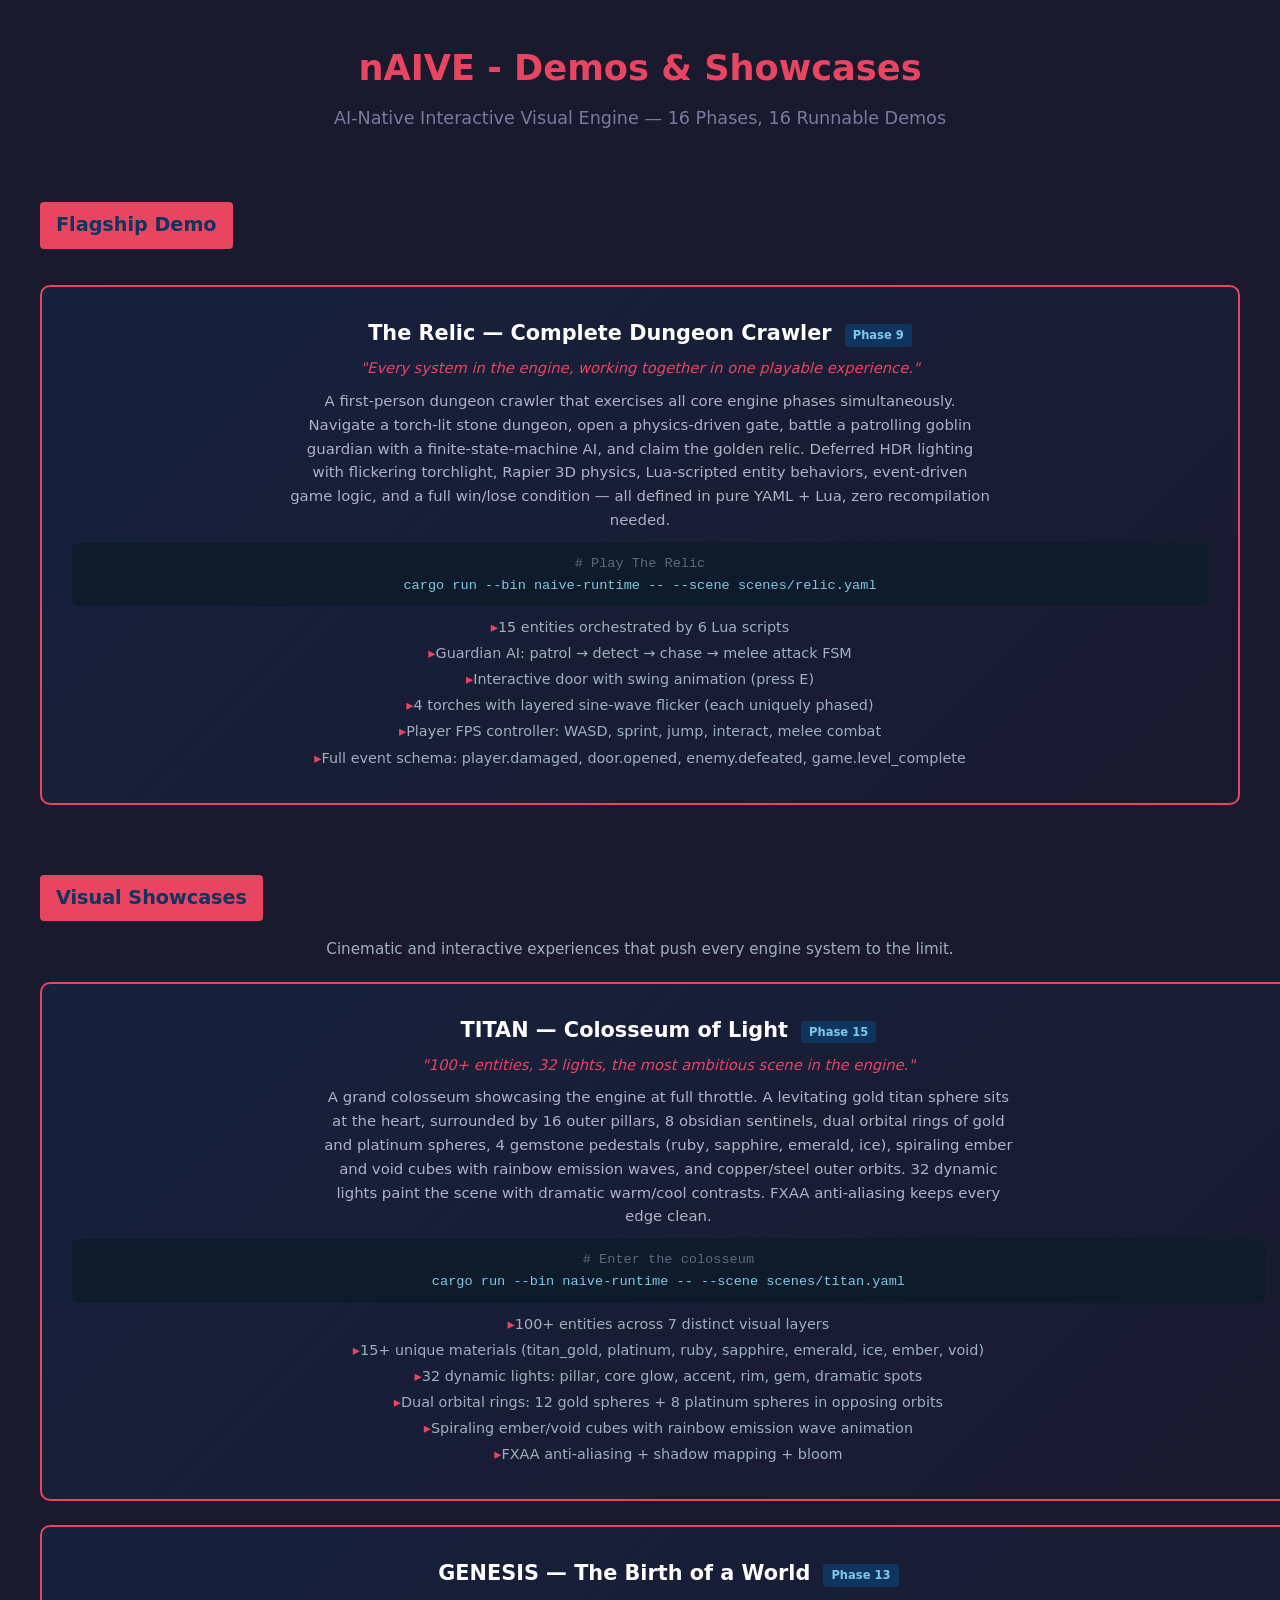
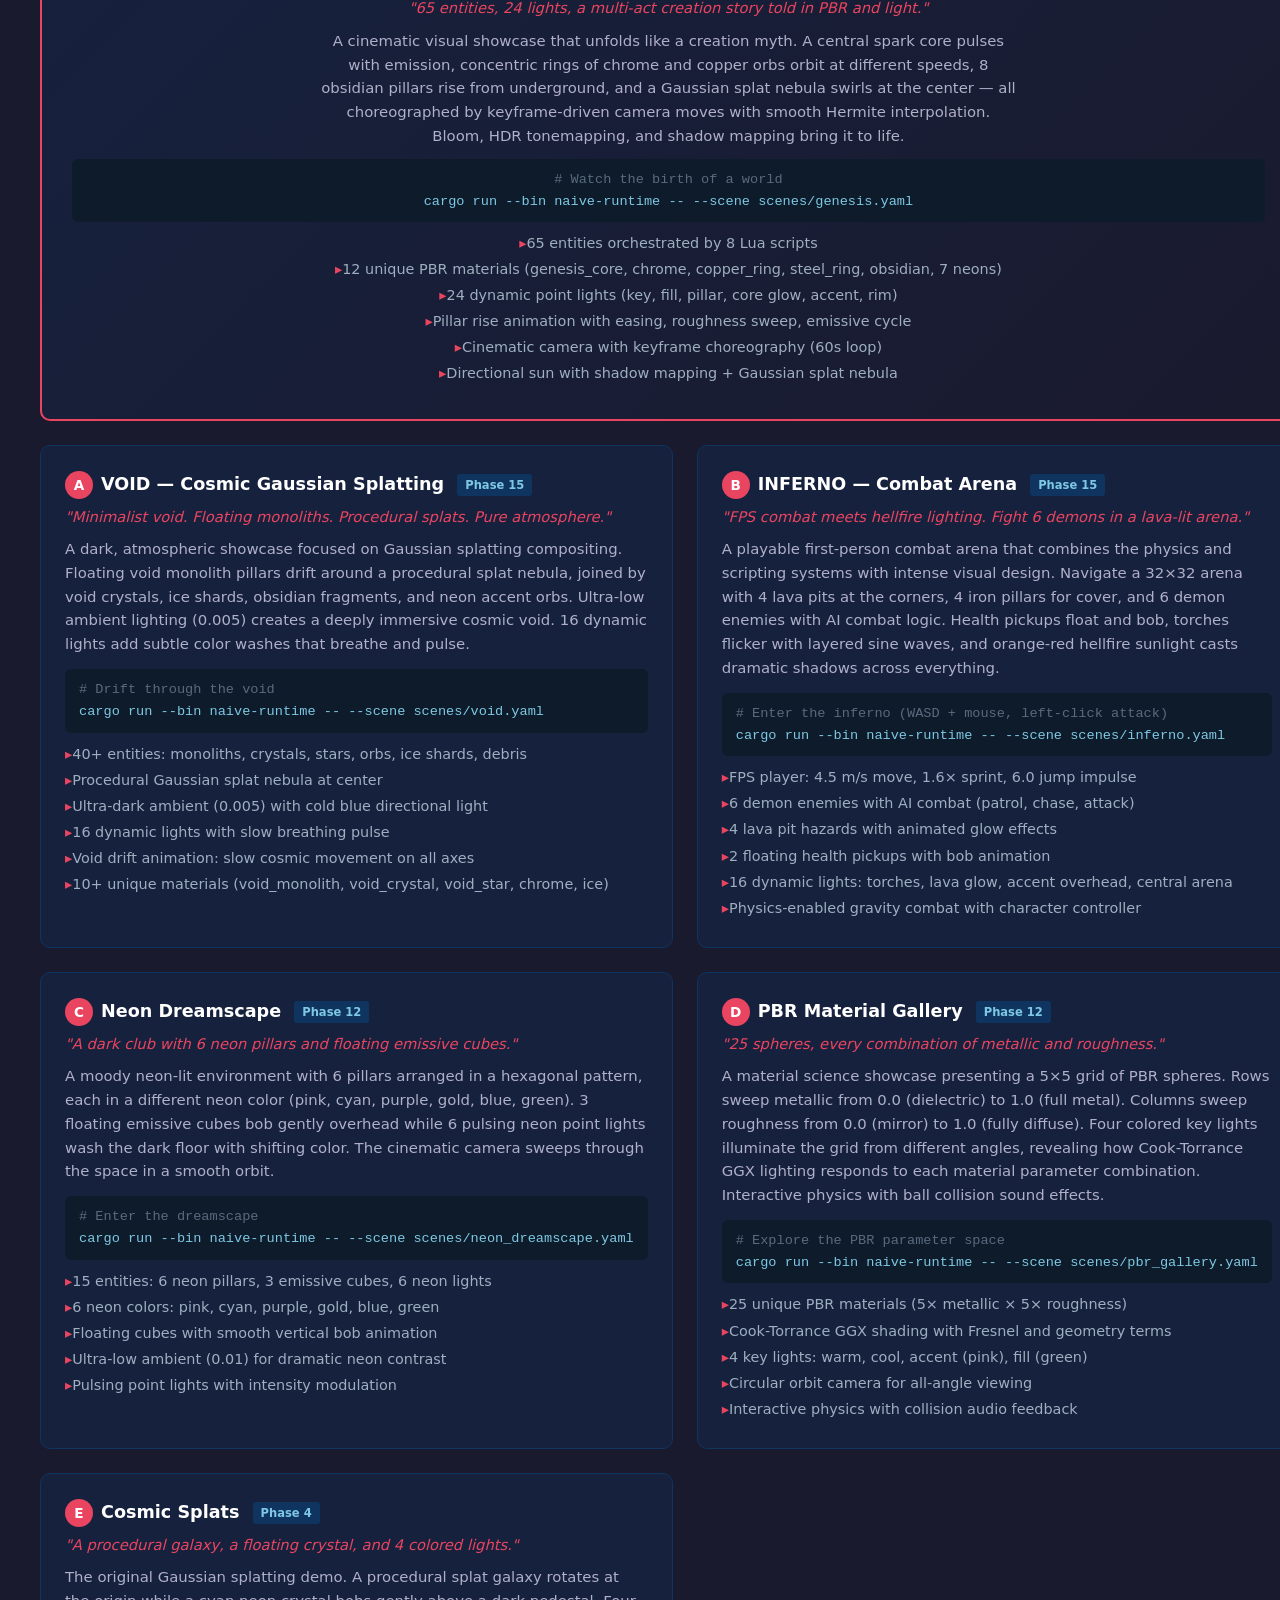
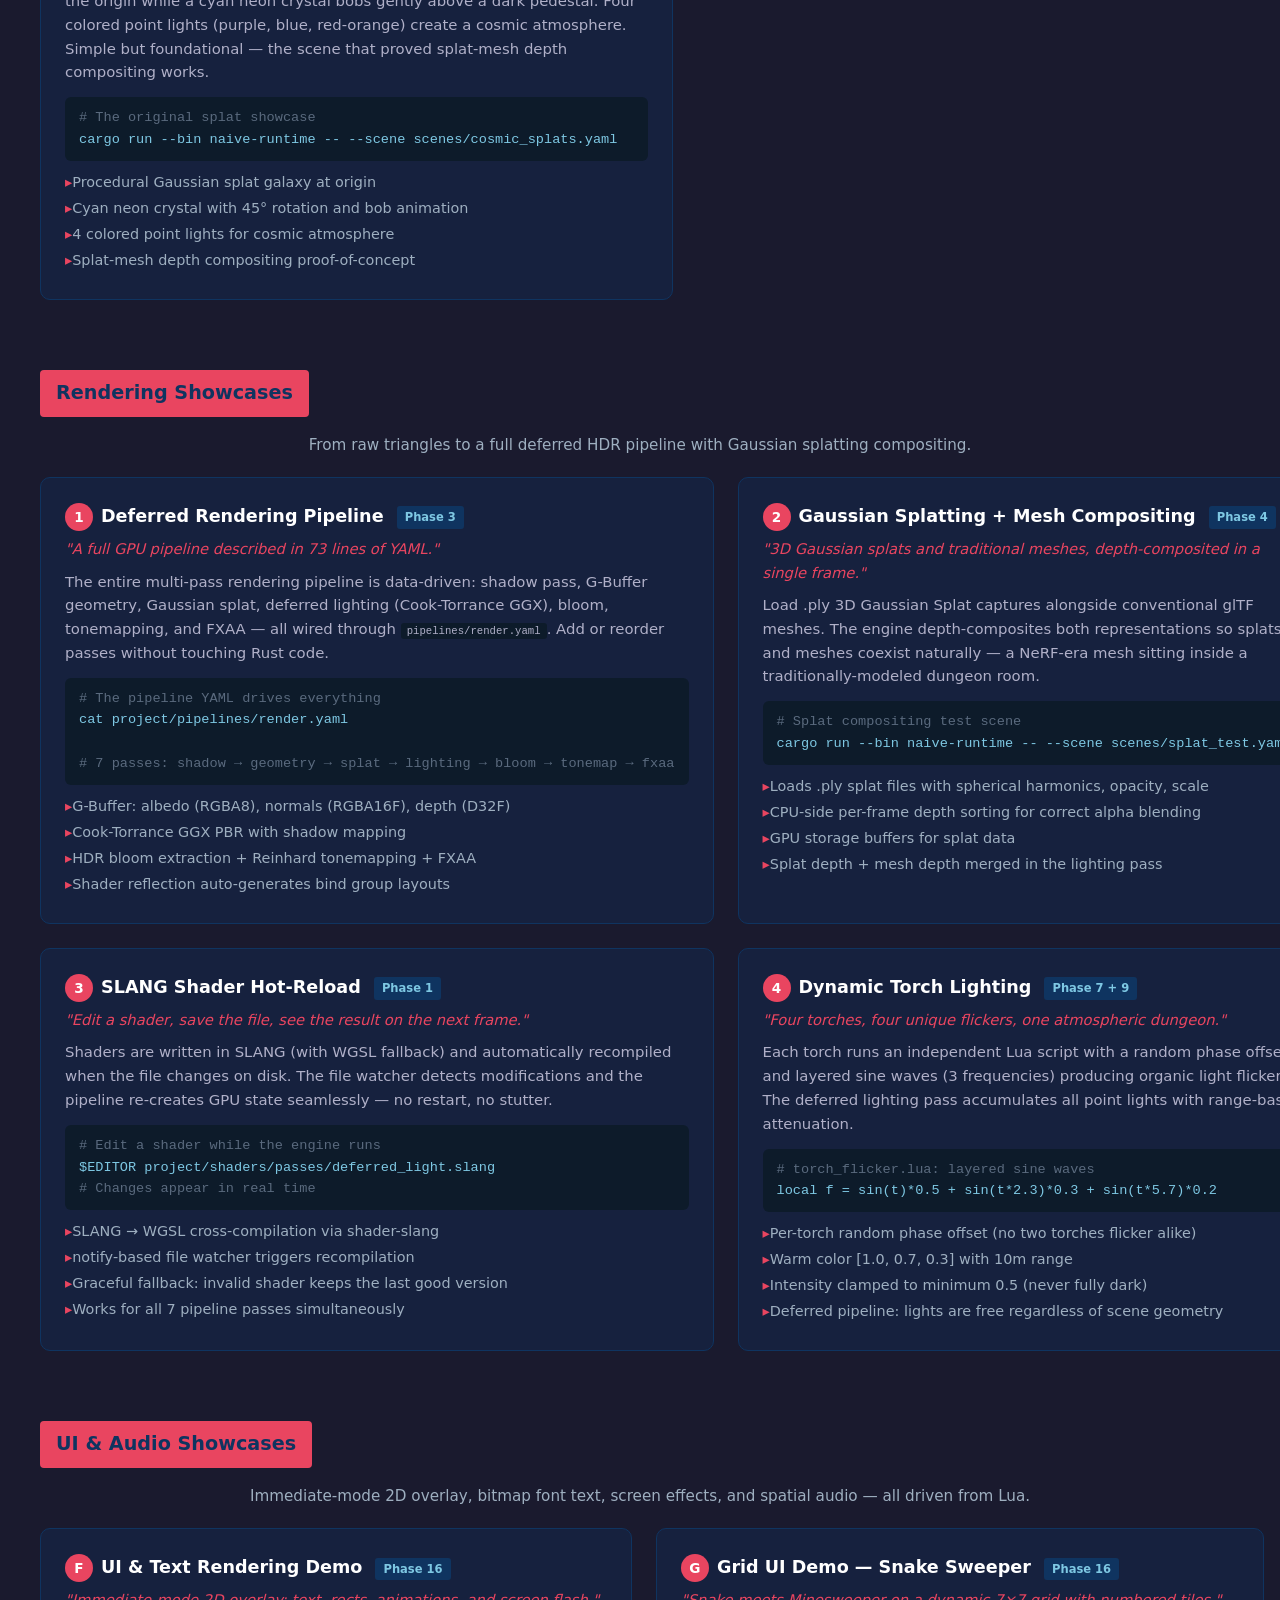
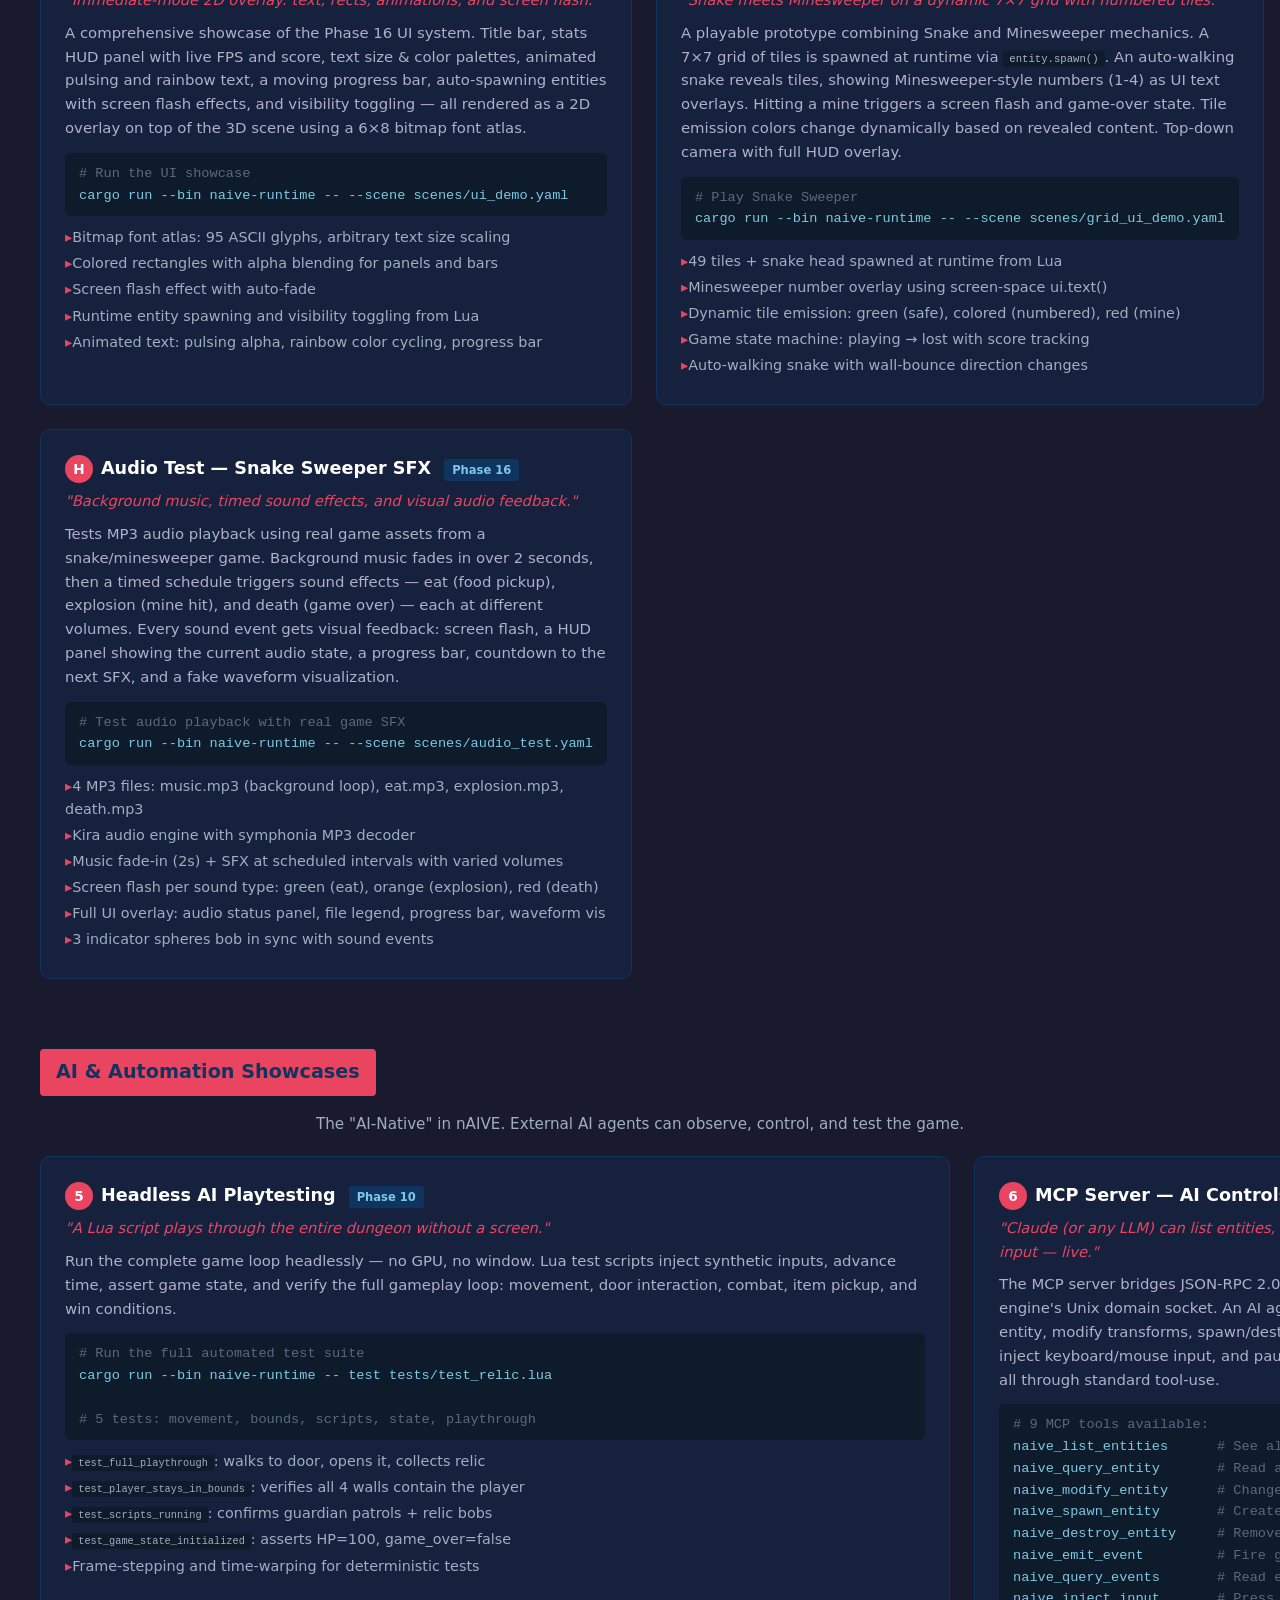
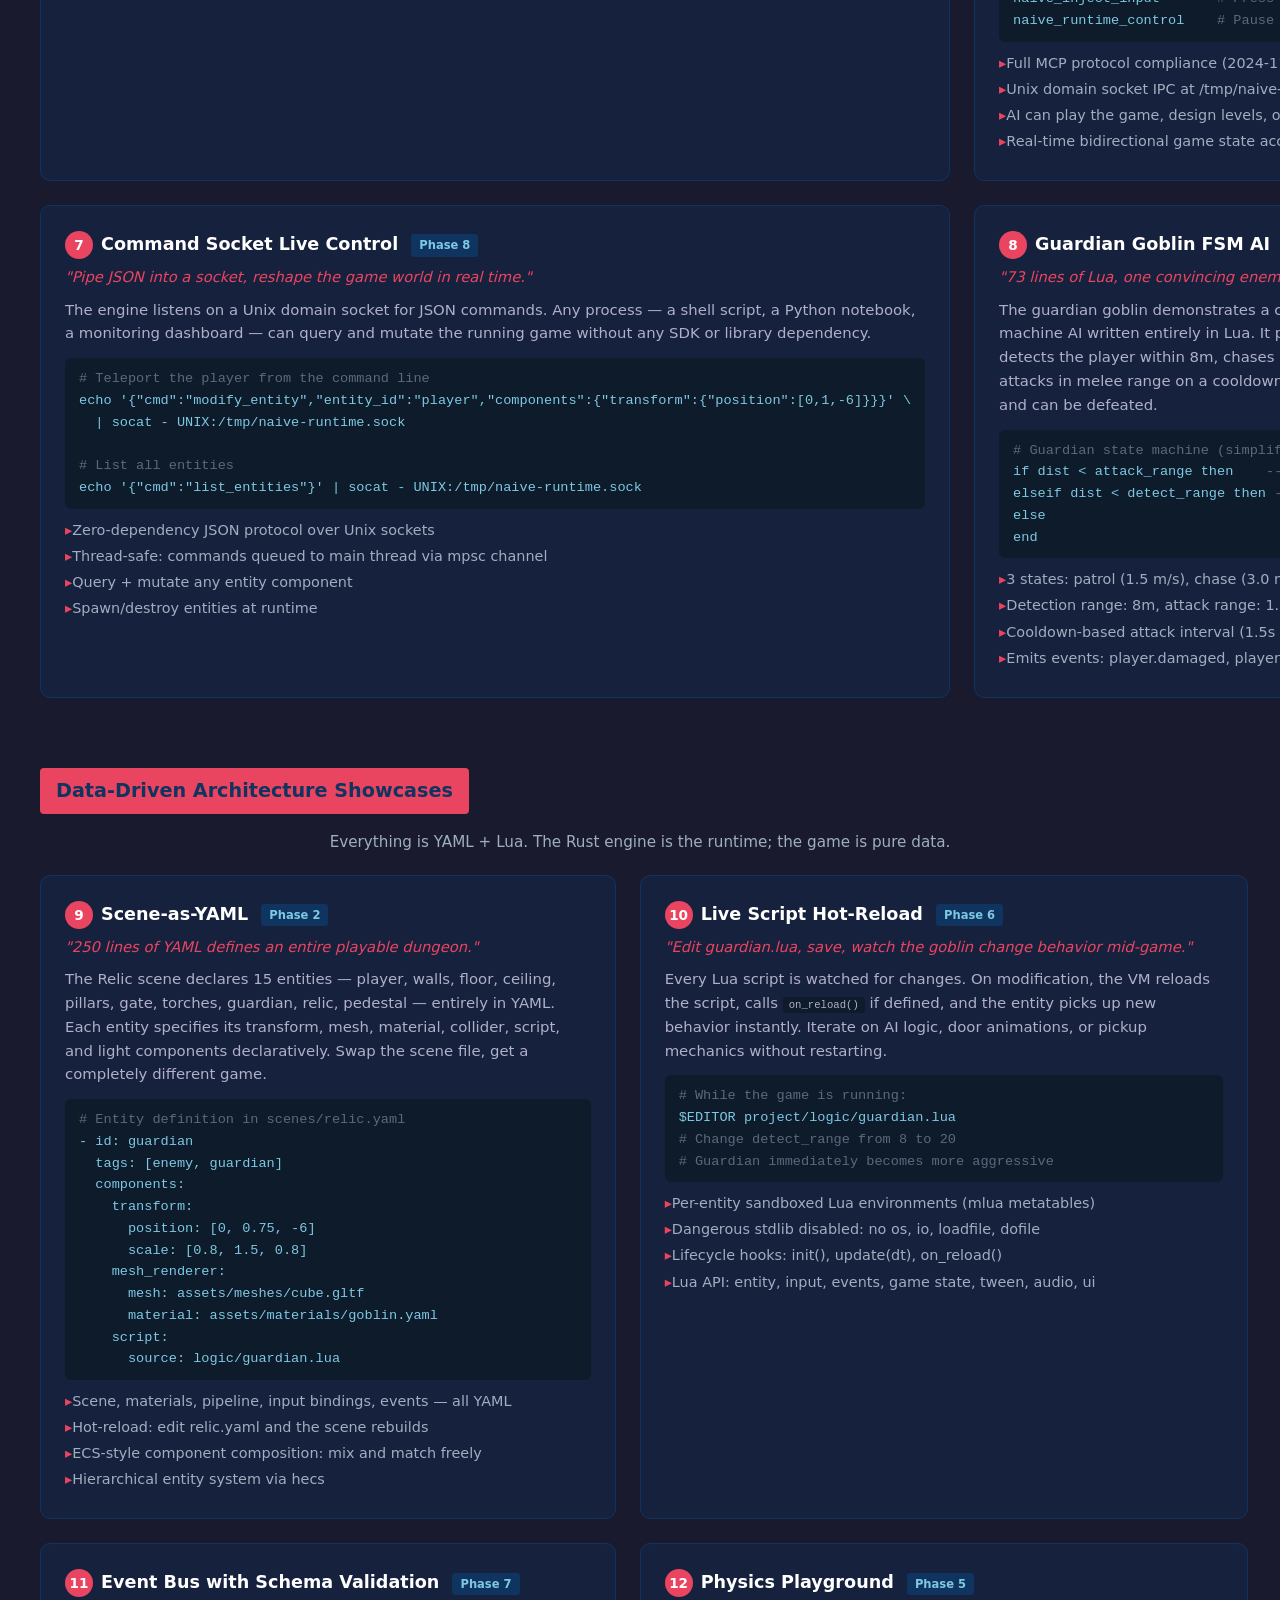
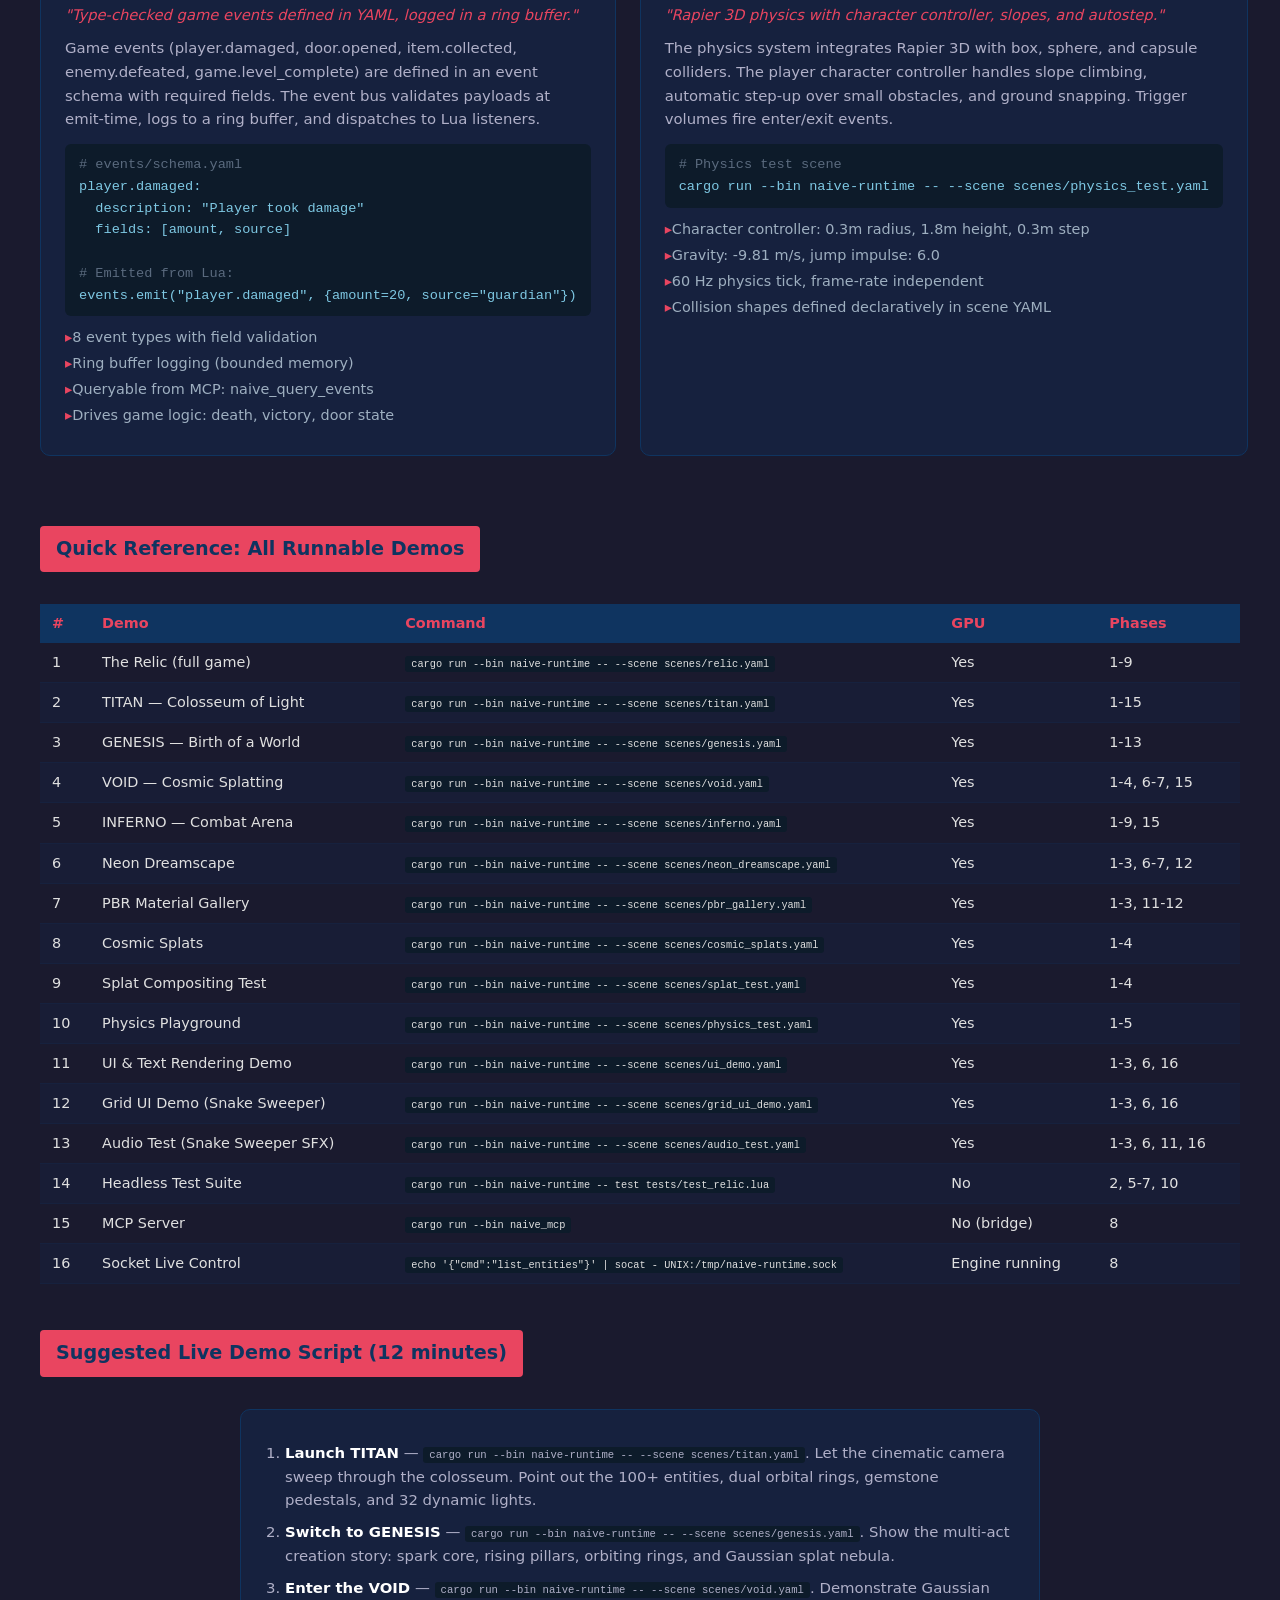
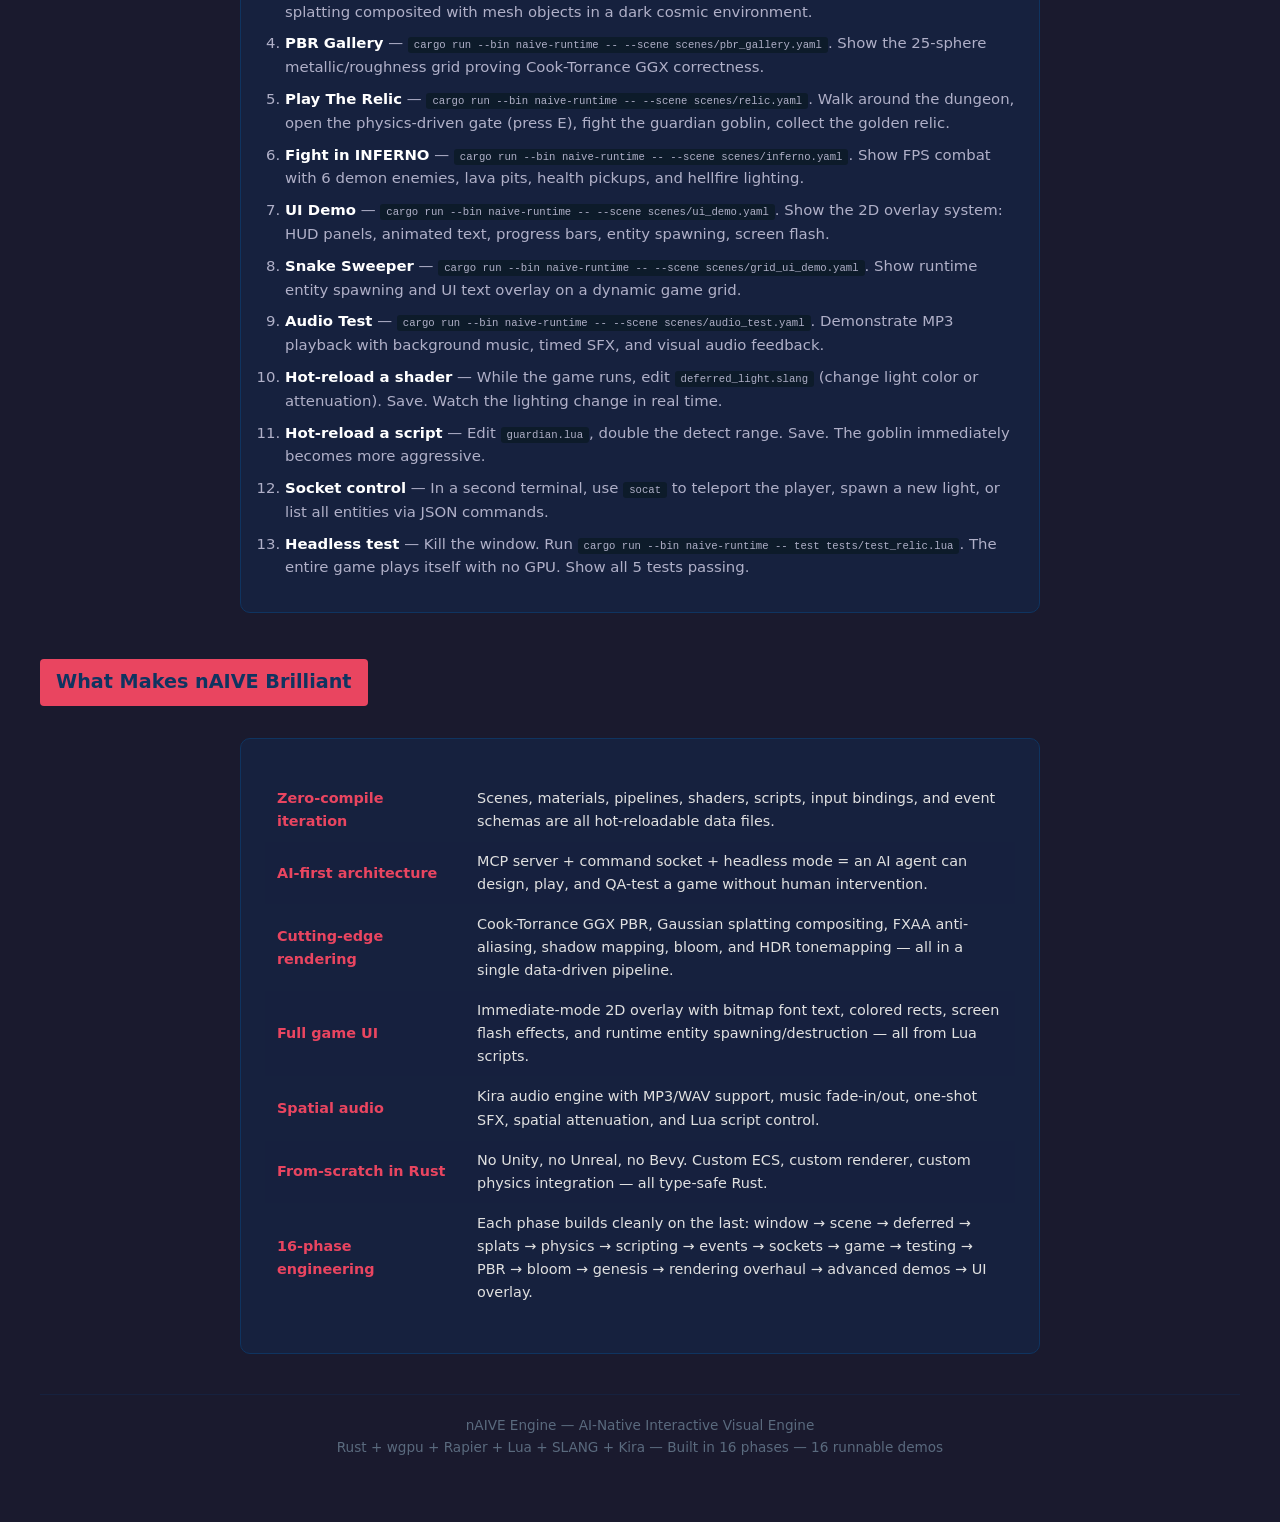
<file: docs/demos.html>
<!DOCTYPE html>
<html>
<head>
  <meta charset="utf-8">
  <title>nAIVE Engine - Demos &amp; Showcases</title>
  <style>
    * { box-sizing: border-box; margin: 0; padding: 0; }
    body { background: #1a1a2e; color: #e0e0e0; font-family: system-ui, -apple-system, sans-serif; padding: 20px 40px; line-height: 1.6; }
    h1 { color: #e94560; text-align: center; font-size: 2.2em; margin: 20px 0 8px; }
    .subtitle { text-align: center; color: #7a7a9e; font-size: 1.1em; margin-bottom: 40px; }
    h2 { color: #0f3460; background: #e94560; padding: 8px 16px; border-radius: 4px; display: inline-block; margin: 30px 0 16px; font-size: 1.2em; }
    h3 { color: #e94560; margin: 16px 0 8px; font-size: 1.05em; }

    .demo-grid { display: grid; grid-template-columns: 1fr 1fr; gap: 24px; margin: 20px 0 40px; }
    @media (max-width: 900px) { .demo-grid { grid-template-columns: 1fr; } }

    .demo-card {
      background: #16213e; border-radius: 10px; padding: 24px; border: 1px solid #0f3460;
      transition: transform 0.15s, border-color 0.15s;
    }
    .demo-card:hover { transform: translateY(-2px); border-color: #e94560; }

    .demo-card .number {
      display: inline-block; background: #e94560; color: #fff; font-weight: 700;
      width: 28px; height: 28px; text-align: center; line-height: 28px; border-radius: 50%;
      font-size: 0.85em; margin-right: 8px;
    }
    .demo-card .title { font-weight: 700; color: #fff; font-size: 1.1em; }
    .demo-card .tagline { color: #e94560; font-style: italic; margin: 6px 0 10px; font-size: 0.92em; }
    .demo-card .desc { color: #b0b0c8; font-size: 0.93em; margin-bottom: 12px; }
    .demo-card .cmd {
      background: #0d1b2a; border-radius: 6px; padding: 10px 14px; font-family: 'SF Mono', 'Fira Code', monospace;
      font-size: 0.85em; color: #7ec8e3; margin: 8px 0; overflow-x: auto; white-space: pre;
    }
    .demo-card .cmd .comment { color: #5a6a7e; }
    .demo-card .highlights { margin-top: 10px; }
    .demo-card .highlights li { color: #9eafc0; font-size: 0.9em; margin: 3px 0; list-style: none; }
    .demo-card .highlights li::before { content: "\25B8 "; color: #e94560; }

    .phase-tag {
      display: inline-block; background: #0f3460; color: #7ec8e3; font-size: 0.72em;
      padding: 2px 8px; border-radius: 3px; margin-left: 8px; vertical-align: middle; font-weight: 600;
    }

    .hero-card {
      background: linear-gradient(135deg, #16213e 0%, #1a1a2e 100%);
      border: 2px solid #e94560; grid-column: 1 / -1; text-align: center; padding: 30px;
    }
    .hero-card .title { font-size: 1.3em; }
    .hero-card .desc { max-width: 700px; margin: 10px auto; }

    .section-intro { color: #9eafc0; max-width: 800px; margin: 0 auto 20px; text-align: center; font-size: 0.95em; }

    table { width: 100%; border-collapse: collapse; margin: 16px 0; }
    th { background: #0f3460; color: #e94560; padding: 8px 12px; text-align: left; font-size: 0.9em; }
    td { padding: 8px 12px; border-bottom: 1px solid #16213e; font-size: 0.9em; }
    tr:nth-child(even) td { background: rgba(22, 33, 62, 0.5); }
    code { background: #0d1b2a; padding: 2px 6px; border-radius: 3px; font-size: 0.88em; }

    .footer { text-align: center; color: #5a6a7e; margin-top: 40px; padding: 20px; font-size: 0.85em; border-top: 1px solid #16213e; }
  </style>
</head>
<body>

  <h1>nAIVE - Demos &amp; Showcases</h1>
  <p class="subtitle">AI-Native Interactive Visual Engine &mdash; 16 Phases, 16 Runnable Demos</p>

  <!-- =========================================================== -->
  <h2>Flagship Demo</h2>

  <div class="demo-grid">
    <div class="demo-card hero-card">
      <span class="title">The Relic &mdash; Complete Dungeon Crawler</span>
      <span class="phase-tag">Phase 9</span>
      <p class="tagline">"Every system in the engine, working together in one playable experience."</p>
      <p class="desc">
        A first-person dungeon crawler that exercises all core engine phases simultaneously.
        Navigate a torch-lit stone dungeon, open a physics-driven gate, battle a patrolling goblin guardian
        with a finite-state-machine AI, and claim the golden relic. Deferred HDR lighting with flickering
        torchlight, Rapier 3D physics, Lua-scripted entity behaviors, event-driven game logic, and a full
        win/lose condition &mdash; all defined in pure YAML + Lua, zero recompilation needed.
      </p>
      <div class="cmd"><span class="comment"># Play The Relic</span>
cargo run --bin naive-runtime -- --scene scenes/relic.yaml</div>
      <ul class="highlights">
        <li>15 entities orchestrated by 6 Lua scripts</li>
        <li>Guardian AI: patrol &rarr; detect &rarr; chase &rarr; melee attack FSM</li>
        <li>Interactive door with swing animation (press E)</li>
        <li>4 torches with layered sine-wave flicker (each uniquely phased)</li>
        <li>Player FPS controller: WASD, sprint, jump, interact, melee combat</li>
        <li>Full event schema: player.damaged, door.opened, enemy.defeated, game.level_complete</li>
      </ul>
    </div>
  </div>

  <!-- =========================================================== -->
  <h2>Visual Showcases</h2>
  <p class="section-intro">Cinematic and interactive experiences that push every engine system to the limit.</p>

  <div class="demo-grid">

    <div class="demo-card hero-card">
      <span class="title">TITAN &mdash; Colosseum of Light</span>
      <span class="phase-tag">Phase 15</span>
      <p class="tagline">"100+ entities, 32 lights, the most ambitious scene in the engine."</p>
      <p class="desc">
        A grand colosseum showcasing the engine at full throttle. A levitating gold titan sphere sits at the heart,
        surrounded by 16 outer pillars, 8 obsidian sentinels, dual orbital rings of gold and platinum spheres,
        4 gemstone pedestals (ruby, sapphire, emerald, ice), spiraling ember and void cubes with rainbow emission
        waves, and copper/steel outer orbits. 32 dynamic lights paint the scene with dramatic warm/cool contrasts.
        FXAA anti-aliasing keeps every edge clean.
      </p>
      <div class="cmd"><span class="comment"># Enter the colosseum</span>
cargo run --bin naive-runtime -- --scene scenes/titan.yaml</div>
      <ul class="highlights">
        <li>100+ entities across 7 distinct visual layers</li>
        <li>15+ unique materials (titan_gold, platinum, ruby, sapphire, emerald, ice, ember, void)</li>
        <li>32 dynamic lights: pillar, core glow, accent, rim, gem, dramatic spots</li>
        <li>Dual orbital rings: 12 gold spheres + 8 platinum spheres in opposing orbits</li>
        <li>Spiraling ember/void cubes with rainbow emission wave animation</li>
        <li>FXAA anti-aliasing + shadow mapping + bloom</li>
      </ul>
    </div>

    <div class="demo-card hero-card">
      <span class="title">GENESIS &mdash; The Birth of a World</span>
      <span class="phase-tag">Phase 13</span>
      <p class="tagline">"65 entities, 24 lights, a multi-act creation story told in PBR and light."</p>
      <p class="desc">
        A cinematic visual showcase that unfolds like a creation myth. A central spark core pulses with emission,
        concentric rings of chrome and copper orbs orbit at different speeds, 8 obsidian pillars rise from
        underground, and a Gaussian splat nebula swirls at the center &mdash; all choreographed by keyframe-driven
        camera moves with smooth Hermite interpolation. Bloom, HDR tonemapping, and shadow mapping bring it to life.
      </p>
      <div class="cmd"><span class="comment"># Watch the birth of a world</span>
cargo run --bin naive-runtime -- --scene scenes/genesis.yaml</div>
      <ul class="highlights">
        <li>65 entities orchestrated by 8 Lua scripts</li>
        <li>12 unique PBR materials (genesis_core, chrome, copper_ring, steel_ring, obsidian, 7 neons)</li>
        <li>24 dynamic point lights (key, fill, pillar, core glow, accent, rim)</li>
        <li>Pillar rise animation with easing, roughness sweep, emissive cycle</li>
        <li>Cinematic camera with keyframe choreography (60s loop)</li>
        <li>Directional sun with shadow mapping + Gaussian splat nebula</li>
      </ul>
    </div>

    <div class="demo-card">
      <span class="number">A</span><span class="title">VOID &mdash; Cosmic Gaussian Splatting</span>
      <span class="phase-tag">Phase 15</span>
      <p class="tagline">"Minimalist void. Floating monoliths. Procedural splats. Pure atmosphere."</p>
      <p class="desc">
        A dark, atmospheric showcase focused on Gaussian splatting compositing. Floating void monolith pillars
        drift around a procedural splat nebula, joined by void crystals, ice shards, obsidian fragments, and
        neon accent orbs. Ultra-low ambient lighting (0.005) creates a deeply immersive cosmic void. 16 dynamic
        lights add subtle color washes that breathe and pulse.
      </p>
      <div class="cmd"><span class="comment"># Drift through the void</span>
cargo run --bin naive-runtime -- --scene scenes/void.yaml</div>
      <ul class="highlights">
        <li>40+ entities: monoliths, crystals, stars, orbs, ice shards, debris</li>
        <li>Procedural Gaussian splat nebula at center</li>
        <li>Ultra-dark ambient (0.005) with cold blue directional light</li>
        <li>16 dynamic lights with slow breathing pulse</li>
        <li>Void drift animation: slow cosmic movement on all axes</li>
        <li>10+ unique materials (void_monolith, void_crystal, void_star, chrome, ice)</li>
      </ul>
    </div>

    <div class="demo-card">
      <span class="number">B</span><span class="title">INFERNO &mdash; Combat Arena</span>
      <span class="phase-tag">Phase 15</span>
      <p class="tagline">"FPS combat meets hellfire lighting. Fight 6 demons in a lava-lit arena."</p>
      <p class="desc">
        A playable first-person combat arena that combines the physics and scripting systems with intense visual
        design. Navigate a 32&times;32 arena with 4 lava pits at the corners, 4 iron pillars for cover, and
        6 demon enemies with AI combat logic. Health pickups float and bob, torches flicker with layered sine
        waves, and orange-red hellfire sunlight casts dramatic shadows across everything.
      </p>
      <div class="cmd"><span class="comment"># Enter the inferno (WASD + mouse, left-click attack)</span>
cargo run --bin naive-runtime -- --scene scenes/inferno.yaml</div>
      <ul class="highlights">
        <li>FPS player: 4.5 m/s move, 1.6&times; sprint, 6.0 jump impulse</li>
        <li>6 demon enemies with AI combat (patrol, chase, attack)</li>
        <li>4 lava pit hazards with animated glow effects</li>
        <li>2 floating health pickups with bob animation</li>
        <li>16 dynamic lights: torches, lava glow, accent overhead, central arena</li>
        <li>Physics-enabled gravity combat with character controller</li>
      </ul>
    </div>

    <div class="demo-card">
      <span class="number">C</span><span class="title">Neon Dreamscape</span>
      <span class="phase-tag">Phase 12</span>
      <p class="tagline">"A dark club with 6 neon pillars and floating emissive cubes."</p>
      <p class="desc">
        A moody neon-lit environment with 6 pillars arranged in a hexagonal pattern, each in a different
        neon color (pink, cyan, purple, gold, blue, green). 3 floating emissive cubes bob gently overhead
        while 6 pulsing neon point lights wash the dark floor with shifting color. The cinematic camera
        sweeps through the space in a smooth orbit.
      </p>
      <div class="cmd"><span class="comment"># Enter the dreamscape</span>
cargo run --bin naive-runtime -- --scene scenes/neon_dreamscape.yaml</div>
      <ul class="highlights">
        <li>15 entities: 6 neon pillars, 3 emissive cubes, 6 neon lights</li>
        <li>6 neon colors: pink, cyan, purple, gold, blue, green</li>
        <li>Floating cubes with smooth vertical bob animation</li>
        <li>Ultra-low ambient (0.01) for dramatic neon contrast</li>
        <li>Pulsing point lights with intensity modulation</li>
      </ul>
    </div>

    <div class="demo-card">
      <span class="number">D</span><span class="title">PBR Material Gallery</span>
      <span class="phase-tag">Phase 12</span>
      <p class="tagline">"25 spheres, every combination of metallic and roughness."</p>
      <p class="desc">
        A material science showcase presenting a 5&times;5 grid of PBR spheres. Rows sweep metallic
        from 0.0 (dielectric) to 1.0 (full metal). Columns sweep roughness from 0.0 (mirror) to 1.0
        (fully diffuse). Four colored key lights illuminate the grid from different angles, revealing how
        Cook-Torrance GGX lighting responds to each material parameter combination. Interactive physics
        with ball collision sound effects.
      </p>
      <div class="cmd"><span class="comment"># Explore the PBR parameter space</span>
cargo run --bin naive-runtime -- --scene scenes/pbr_gallery.yaml</div>
      <ul class="highlights">
        <li>25 unique PBR materials (5&times; metallic &times; 5&times; roughness)</li>
        <li>Cook-Torrance GGX shading with Fresnel and geometry terms</li>
        <li>4 key lights: warm, cool, accent (pink), fill (green)</li>
        <li>Circular orbit camera for all-angle viewing</li>
        <li>Interactive physics with collision audio feedback</li>
      </ul>
    </div>

    <div class="demo-card">
      <span class="number">E</span><span class="title">Cosmic Splats</span>
      <span class="phase-tag">Phase 4</span>
      <p class="tagline">"A procedural galaxy, a floating crystal, and 4 colored lights."</p>
      <p class="desc">
        The original Gaussian splatting demo. A procedural splat galaxy rotates at the origin while a
        cyan neon crystal bobs gently above a dark pedestal. Four colored point lights (purple, blue,
        red-orange) create a cosmic atmosphere. Simple but foundational &mdash; the scene that proved
        splat-mesh depth compositing works.
      </p>
      <div class="cmd"><span class="comment"># The original splat showcase</span>
cargo run --bin naive-runtime -- --scene scenes/cosmic_splats.yaml</div>
      <ul class="highlights">
        <li>Procedural Gaussian splat galaxy at origin</li>
        <li>Cyan neon crystal with 45&deg; rotation and bob animation</li>
        <li>4 colored point lights for cosmic atmosphere</li>
        <li>Splat-mesh depth compositing proof-of-concept</li>
      </ul>
    </div>

  </div>

  <!-- =========================================================== -->
  <h2>Rendering Showcases</h2>
  <p class="section-intro">From raw triangles to a full deferred HDR pipeline with Gaussian splatting compositing.</p>

  <div class="demo-grid">

    <div class="demo-card">
      <span class="number">1</span><span class="title">Deferred Rendering Pipeline</span>
      <span class="phase-tag">Phase 3</span>
      <p class="tagline">"A full GPU pipeline described in 73 lines of YAML."</p>
      <p class="desc">
        The entire multi-pass rendering pipeline is data-driven: shadow pass, G-Buffer geometry, Gaussian splat,
        deferred lighting (Cook-Torrance GGX), bloom, tonemapping, and FXAA &mdash; all wired through
        <code>pipelines/render.yaml</code>. Add or reorder passes without touching Rust code.
      </p>
      <div class="cmd"><span class="comment"># The pipeline YAML drives everything</span>
cat project/pipelines/render.yaml

<span class="comment"># 7 passes: shadow &rarr; geometry &rarr; splat &rarr; lighting &rarr; bloom &rarr; tonemap &rarr; fxaa</span></div>
      <ul class="highlights">
        <li>G-Buffer: albedo (RGBA8), normals (RGBA16F), depth (D32F)</li>
        <li>Cook-Torrance GGX PBR with shadow mapping</li>
        <li>HDR bloom extraction + Reinhard tonemapping + FXAA</li>
        <li>Shader reflection auto-generates bind group layouts</li>
      </ul>
    </div>

    <div class="demo-card">
      <span class="number">2</span><span class="title">Gaussian Splatting + Mesh Compositing</span>
      <span class="phase-tag">Phase 4</span>
      <p class="tagline">"3D Gaussian splats and traditional meshes, depth-composited in a single frame."</p>
      <p class="desc">
        Load .ply 3D Gaussian Splat captures alongside conventional glTF meshes. The engine depth-composites
        both representations so splats and meshes coexist naturally &mdash; a NeRF-era mesh sitting inside a
        traditionally-modeled dungeon room.
      </p>
      <div class="cmd"><span class="comment"># Splat compositing test scene</span>
cargo run --bin naive-runtime -- --scene scenes/splat_test.yaml</div>
      <ul class="highlights">
        <li>Loads .ply splat files with spherical harmonics, opacity, scale</li>
        <li>CPU-side per-frame depth sorting for correct alpha blending</li>
        <li>GPU storage buffers for splat data</li>
        <li>Splat depth + mesh depth merged in the lighting pass</li>
      </ul>
    </div>

    <div class="demo-card">
      <span class="number">3</span><span class="title">SLANG Shader Hot-Reload</span>
      <span class="phase-tag">Phase 1</span>
      <p class="tagline">"Edit a shader, save the file, see the result on the next frame."</p>
      <p class="desc">
        Shaders are written in SLANG (with WGSL fallback) and automatically recompiled when
        the file changes on disk. The file watcher detects modifications and the pipeline
        re-creates GPU state seamlessly &mdash; no restart, no stutter.
      </p>
      <div class="cmd"><span class="comment"># Edit a shader while the engine runs</span>
$EDITOR project/shaders/passes/deferred_light.slang
<span class="comment"># Changes appear in real time</span></div>
      <ul class="highlights">
        <li>SLANG &rarr; WGSL cross-compilation via shader-slang</li>
        <li>notify-based file watcher triggers recompilation</li>
        <li>Graceful fallback: invalid shader keeps the last good version</li>
        <li>Works for all 7 pipeline passes simultaneously</li>
      </ul>
    </div>

    <div class="demo-card">
      <span class="number">4</span><span class="title">Dynamic Torch Lighting</span>
      <span class="phase-tag">Phase 7 + 9</span>
      <p class="tagline">"Four torches, four unique flickers, one atmospheric dungeon."</p>
      <p class="desc">
        Each torch runs an independent Lua script with a random phase offset and layered
        sine waves (3 frequencies) producing organic light flicker. The deferred lighting
        pass accumulates all point lights with range-based attenuation.
      </p>
      <div class="cmd"><span class="comment"># torch_flicker.lua: layered sine waves</span>
local f = sin(t)*0.5 + sin(t*2.3)*0.3 + sin(t*5.7)*0.2</div>
      <ul class="highlights">
        <li>Per-torch random phase offset (no two torches flicker alike)</li>
        <li>Warm color [1.0, 0.7, 0.3] with 10m range</li>
        <li>Intensity clamped to minimum 0.5 (never fully dark)</li>
        <li>Deferred pipeline: lights are free regardless of scene geometry</li>
      </ul>
    </div>

  </div>

  <!-- =========================================================== -->
  <h2>UI &amp; Audio Showcases</h2>
  <p class="section-intro">Immediate-mode 2D overlay, bitmap font text, screen effects, and spatial audio &mdash; all driven from Lua.</p>

  <div class="demo-grid">

    <div class="demo-card">
      <span class="number">F</span><span class="title">UI &amp; Text Rendering Demo</span>
      <span class="phase-tag">Phase 16</span>
      <p class="tagline">"Immediate-mode 2D overlay: text, rects, animations, and screen flash."</p>
      <p class="desc">
        A comprehensive showcase of the Phase 16 UI system. Title bar, stats HUD panel with live FPS
        and score, text size &amp; color palettes, animated pulsing and rainbow text, a moving progress
        bar, auto-spawning entities with screen flash effects, and visibility toggling &mdash; all rendered
        as a 2D overlay on top of the 3D scene using a 6&times;8 bitmap font atlas.
      </p>
      <div class="cmd"><span class="comment"># Run the UI showcase</span>
cargo run --bin naive-runtime -- --scene scenes/ui_demo.yaml</div>
      <ul class="highlights">
        <li>Bitmap font atlas: 95 ASCII glyphs, arbitrary text size scaling</li>
        <li>Colored rectangles with alpha blending for panels and bars</li>
        <li>Screen flash effect with auto-fade</li>
        <li>Runtime entity spawning and visibility toggling from Lua</li>
        <li>Animated text: pulsing alpha, rainbow color cycling, progress bar</li>
      </ul>
    </div>

    <div class="demo-card">
      <span class="number">G</span><span class="title">Grid UI Demo &mdash; Snake Sweeper</span>
      <span class="phase-tag">Phase 16</span>
      <p class="tagline">"Snake meets Minesweeper on a dynamic 7&times;7 grid with numbered tiles."</p>
      <p class="desc">
        A playable prototype combining Snake and Minesweeper mechanics. A 7&times;7 grid of tiles is spawned
        at runtime via <code>entity.spawn()</code>. An auto-walking snake reveals tiles, showing Minesweeper-style
        numbers (1-4) as UI text overlays. Hitting a mine triggers a screen flash and game-over state. Tile
        emission colors change dynamically based on revealed content. Top-down camera with full HUD overlay.
      </p>
      <div class="cmd"><span class="comment"># Play Snake Sweeper</span>
cargo run --bin naive-runtime -- --scene scenes/grid_ui_demo.yaml</div>
      <ul class="highlights">
        <li>49 tiles + snake head spawned at runtime from Lua</li>
        <li>Minesweeper number overlay using screen-space ui.text()</li>
        <li>Dynamic tile emission: green (safe), colored (numbered), red (mine)</li>
        <li>Game state machine: playing &rarr; lost with score tracking</li>
        <li>Auto-walking snake with wall-bounce direction changes</li>
      </ul>
    </div>

    <div class="demo-card">
      <span class="number">H</span><span class="title">Audio Test &mdash; Snake Sweeper SFX</span>
      <span class="phase-tag">Phase 16</span>
      <p class="tagline">"Background music, timed sound effects, and visual audio feedback."</p>
      <p class="desc">
        Tests MP3 audio playback using real game assets from a snake/minesweeper game.
        Background music fades in over 2 seconds, then a timed schedule triggers sound effects &mdash;
        eat (food pickup), explosion (mine hit), and death (game over) &mdash; each at different volumes.
        Every sound event gets visual feedback: screen flash, a HUD panel showing the current audio state,
        a progress bar, countdown to the next SFX, and a fake waveform visualization.
      </p>
      <div class="cmd"><span class="comment"># Test audio playback with real game SFX</span>
cargo run --bin naive-runtime -- --scene scenes/audio_test.yaml</div>
      <ul class="highlights">
        <li>4 MP3 files: music.mp3 (background loop), eat.mp3, explosion.mp3, death.mp3</li>
        <li>Kira audio engine with symphonia MP3 decoder</li>
        <li>Music fade-in (2s) + SFX at scheduled intervals with varied volumes</li>
        <li>Screen flash per sound type: green (eat), orange (explosion), red (death)</li>
        <li>Full UI overlay: audio status panel, file legend, progress bar, waveform vis</li>
        <li>3 indicator spheres bob in sync with sound events</li>
      </ul>
    </div>

  </div>

  <!-- =========================================================== -->
  <h2>AI &amp; Automation Showcases</h2>
  <p class="section-intro">The "AI-Native" in nAIVE. External AI agents can observe, control, and test the game.</p>

  <div class="demo-grid">

    <div class="demo-card">
      <span class="number">5</span><span class="title">Headless AI Playtesting</span>
      <span class="phase-tag">Phase 10</span>
      <p class="tagline">"A Lua script plays through the entire dungeon without a screen."</p>
      <p class="desc">
        Run the complete game loop headlessly &mdash; no GPU, no window. Lua test scripts inject
        synthetic inputs, advance time, assert game state, and verify the full gameplay loop:
        movement, door interaction, combat, item pickup, and win conditions.
      </p>
      <div class="cmd"><span class="comment"># Run the full automated test suite</span>
cargo run --bin naive-runtime -- test tests/test_relic.lua

<span class="comment"># 5 tests: movement, bounds, scripts, state, playthrough</span></div>
      <ul class="highlights">
        <li><code>test_full_playthrough</code>: walks to door, opens it, collects relic</li>
        <li><code>test_player_stays_in_bounds</code>: verifies all 4 walls contain the player</li>
        <li><code>test_scripts_running</code>: confirms guardian patrols + relic bobs</li>
        <li><code>test_game_state_initialized</code>: asserts HP=100, game_over=false</li>
        <li>Frame-stepping and time-warping for deterministic tests</li>
      </ul>
    </div>

    <div class="demo-card">
      <span class="number">6</span><span class="title">MCP Server &mdash; AI Controls the Game</span>
      <span class="phase-tag">Phase 8</span>
      <p class="tagline">"Claude (or any LLM) can list entities, move objects, and inject input &mdash; live."</p>
      <p class="desc">
        The MCP server bridges JSON-RPC 2.0 over stdin/stdout to the engine's Unix domain socket.
        An AI agent can query every entity, modify transforms, spawn/destroy objects, emit events,
        inject keyboard/mouse input, and pause/resume the game &mdash; all through standard tool-use.
      </p>
      <div class="cmd"><span class="comment"># 9 MCP tools available:</span>
naive_list_entities      <span class="comment"># See all entities + tags</span>
naive_query_entity       <span class="comment"># Read any component</span>
naive_modify_entity      <span class="comment"># Change transforms, lights</span>
naive_spawn_entity       <span class="comment"># Create new entities live</span>
naive_destroy_entity     <span class="comment"># Remove entities</span>
naive_emit_event         <span class="comment"># Fire game events</span>
naive_query_events       <span class="comment"># Read event log</span>
naive_inject_input       <span class="comment"># Press keys, move mouse</span>
naive_runtime_control    <span class="comment"># Pause / resume / status</span></div>
      <ul class="highlights">
        <li>Full MCP protocol compliance (2024-11-05)</li>
        <li>Unix domain socket IPC at /tmp/naive-runtime.sock</li>
        <li>AI can play the game, design levels, or QA test</li>
        <li>Real-time bidirectional game state access</li>
      </ul>
    </div>

    <div class="demo-card">
      <span class="number">7</span><span class="title">Command Socket Live Control</span>
      <span class="phase-tag">Phase 8</span>
      <p class="tagline">"Pipe JSON into a socket, reshape the game world in real time."</p>
      <p class="desc">
        The engine listens on a Unix domain socket for JSON commands. Any process &mdash; a shell
        script, a Python notebook, a monitoring dashboard &mdash; can query and mutate the running
        game without any SDK or library dependency.
      </p>
      <div class="cmd"><span class="comment"># Teleport the player from the command line</span>
echo '{"cmd":"modify_entity","entity_id":"player","components":{"transform":{"position":[0,1,-6]}}}' \
  | socat - UNIX:/tmp/naive-runtime.sock

<span class="comment"># List all entities</span>
echo '{"cmd":"list_entities"}' | socat - UNIX:/tmp/naive-runtime.sock</div>
      <ul class="highlights">
        <li>Zero-dependency JSON protocol over Unix sockets</li>
        <li>Thread-safe: commands queued to main thread via mpsc channel</li>
        <li>Query + mutate any entity component</li>
        <li>Spawn/destroy entities at runtime</li>
      </ul>
    </div>

    <div class="demo-card">
      <span class="number">8</span><span class="title">Guardian Goblin FSM AI</span>
      <span class="phase-tag">Phase 6 + 9</span>
      <p class="tagline">"73 lines of Lua, one convincing enemy."</p>
      <p class="desc">
        The guardian goblin demonstrates a complete finite-state-machine AI written entirely in Lua.
        It patrols side-to-side, detects the player within 8m, chases at double speed,
        and attacks in melee range on a cooldown timer. It takes damage and can be defeated.
      </p>
      <div class="cmd"><span class="comment"># Guardian state machine (simplified)</span>
if dist &lt; attack_range then    <span class="comment">-- Melee attack</span>
elseif dist &lt; detect_range then <span class="comment">-- Chase player</span>
else                             <span class="comment">-- Patrol side to side</span>
end</div>
      <ul class="highlights">
        <li>3 states: patrol (1.5 m/s), chase (3.0 m/s), attack (20 dmg)</li>
        <li>Detection range: 8m, attack range: 1.8m</li>
        <li>Cooldown-based attack interval (1.5s between strikes)</li>
        <li>Emits events: player.damaged, player.died, enemy.defeated</li>
      </ul>
    </div>

  </div>

  <!-- =========================================================== -->
  <h2>Data-Driven Architecture Showcases</h2>
  <p class="section-intro">Everything is YAML + Lua. The Rust engine is the runtime; the game is pure data.</p>

  <div class="demo-grid">

    <div class="demo-card">
      <span class="number">9</span><span class="title">Scene-as-YAML</span>
      <span class="phase-tag">Phase 2</span>
      <p class="tagline">"250 lines of YAML defines an entire playable dungeon."</p>
      <p class="desc">
        The Relic scene declares 15 entities &mdash; player, walls, floor, ceiling, pillars, gate,
        torches, guardian, relic, pedestal &mdash; entirely in YAML. Each entity specifies its
        transform, mesh, material, collider, script, and light components declaratively.
        Swap the scene file, get a completely different game.
      </p>
      <div class="cmd"><span class="comment"># Entity definition in scenes/relic.yaml</span>
- id: guardian
  tags: [enemy, guardian]
  components:
    transform:
      position: [0, 0.75, -6]
      scale: [0.8, 1.5, 0.8]
    mesh_renderer:
      mesh: assets/meshes/cube.gltf
      material: assets/materials/goblin.yaml
    script:
      source: logic/guardian.lua</div>
      <ul class="highlights">
        <li>Scene, materials, pipeline, input bindings, events &mdash; all YAML</li>
        <li>Hot-reload: edit relic.yaml and the scene rebuilds</li>
        <li>ECS-style component composition: mix and match freely</li>
        <li>Hierarchical entity system via hecs</li>
      </ul>
    </div>

    <div class="demo-card">
      <span class="number">10</span><span class="title">Live Script Hot-Reload</span>
      <span class="phase-tag">Phase 6</span>
      <p class="tagline">"Edit guardian.lua, save, watch the goblin change behavior mid-game."</p>
      <p class="desc">
        Every Lua script is watched for changes. On modification, the VM reloads the script,
        calls <code>on_reload()</code> if defined, and the entity picks up new behavior instantly.
        Iterate on AI logic, door animations, or pickup mechanics without restarting.
      </p>
      <div class="cmd"><span class="comment"># While the game is running:</span>
$EDITOR project/logic/guardian.lua
<span class="comment"># Change detect_range from 8 to 20</span>
<span class="comment"># Guardian immediately becomes more aggressive</span></div>
      <ul class="highlights">
        <li>Per-entity sandboxed Lua environments (mlua metatables)</li>
        <li>Dangerous stdlib disabled: no os, io, loadfile, dofile</li>
        <li>Lifecycle hooks: init(), update(dt), on_reload()</li>
        <li>Lua API: entity, input, events, game state, tween, audio, ui</li>
      </ul>
    </div>

    <div class="demo-card">
      <span class="number">11</span><span class="title">Event Bus with Schema Validation</span>
      <span class="phase-tag">Phase 7</span>
      <p class="tagline">"Type-checked game events defined in YAML, logged in a ring buffer."</p>
      <p class="desc">
        Game events (player.damaged, door.opened, item.collected, enemy.defeated, game.level_complete)
        are defined in an event schema with required fields. The event bus validates payloads at
        emit-time, logs to a ring buffer, and dispatches to Lua listeners.
      </p>
      <div class="cmd"><span class="comment"># events/schema.yaml</span>
player.damaged:
  description: "Player took damage"
  fields: [amount, source]

<span class="comment"># Emitted from Lua:</span>
events.emit("player.damaged", {amount=20, source="guardian"})</div>
      <ul class="highlights">
        <li>8 event types with field validation</li>
        <li>Ring buffer logging (bounded memory)</li>
        <li>Queryable from MCP: naive_query_events</li>
        <li>Drives game logic: death, victory, door state</li>
      </ul>
    </div>

    <div class="demo-card">
      <span class="number">12</span><span class="title">Physics Playground</span>
      <span class="phase-tag">Phase 5</span>
      <p class="tagline">"Rapier 3D physics with character controller, slopes, and autostep."</p>
      <p class="desc">
        The physics system integrates Rapier 3D with box, sphere, and capsule colliders.
        The player character controller handles slope climbing, automatic step-up over
        small obstacles, and ground snapping. Trigger volumes fire enter/exit events.
      </p>
      <div class="cmd"><span class="comment"># Physics test scene</span>
cargo run --bin naive-runtime -- --scene scenes/physics_test.yaml</div>
      <ul class="highlights">
        <li>Character controller: 0.3m radius, 1.8m height, 0.3m step</li>
        <li>Gravity: -9.81 m/s, jump impulse: 6.0</li>
        <li>60 Hz physics tick, frame-rate independent</li>
        <li>Collision shapes defined declaratively in scene YAML</li>
      </ul>
    </div>

  </div>

  <!-- =========================================================== -->
  <h2>Quick Reference: All Runnable Demos</h2>

  <table>
    <thead>
      <tr>
        <th>#</th>
        <th>Demo</th>
        <th>Command</th>
        <th>GPU</th>
        <th>Phases</th>
      </tr>
    </thead>
    <tbody>
      <tr>
        <td>1</td>
        <td>The Relic (full game)</td>
        <td><code>cargo run --bin naive-runtime -- --scene scenes/relic.yaml</code></td>
        <td>Yes</td>
        <td>1-9</td>
      </tr>
      <tr>
        <td>2</td>
        <td>TITAN &mdash; Colosseum of Light</td>
        <td><code>cargo run --bin naive-runtime -- --scene scenes/titan.yaml</code></td>
        <td>Yes</td>
        <td>1-15</td>
      </tr>
      <tr>
        <td>3</td>
        <td>GENESIS &mdash; Birth of a World</td>
        <td><code>cargo run --bin naive-runtime -- --scene scenes/genesis.yaml</code></td>
        <td>Yes</td>
        <td>1-13</td>
      </tr>
      <tr>
        <td>4</td>
        <td>VOID &mdash; Cosmic Splatting</td>
        <td><code>cargo run --bin naive-runtime -- --scene scenes/void.yaml</code></td>
        <td>Yes</td>
        <td>1-4, 6-7, 15</td>
      </tr>
      <tr>
        <td>5</td>
        <td>INFERNO &mdash; Combat Arena</td>
        <td><code>cargo run --bin naive-runtime -- --scene scenes/inferno.yaml</code></td>
        <td>Yes</td>
        <td>1-9, 15</td>
      </tr>
      <tr>
        <td>6</td>
        <td>Neon Dreamscape</td>
        <td><code>cargo run --bin naive-runtime -- --scene scenes/neon_dreamscape.yaml</code></td>
        <td>Yes</td>
        <td>1-3, 6-7, 12</td>
      </tr>
      <tr>
        <td>7</td>
        <td>PBR Material Gallery</td>
        <td><code>cargo run --bin naive-runtime -- --scene scenes/pbr_gallery.yaml</code></td>
        <td>Yes</td>
        <td>1-3, 11-12</td>
      </tr>
      <tr>
        <td>8</td>
        <td>Cosmic Splats</td>
        <td><code>cargo run --bin naive-runtime -- --scene scenes/cosmic_splats.yaml</code></td>
        <td>Yes</td>
        <td>1-4</td>
      </tr>
      <tr>
        <td>9</td>
        <td>Splat Compositing Test</td>
        <td><code>cargo run --bin naive-runtime -- --scene scenes/splat_test.yaml</code></td>
        <td>Yes</td>
        <td>1-4</td>
      </tr>
      <tr>
        <td>10</td>
        <td>Physics Playground</td>
        <td><code>cargo run --bin naive-runtime -- --scene scenes/physics_test.yaml</code></td>
        <td>Yes</td>
        <td>1-5</td>
      </tr>
      <tr>
        <td>11</td>
        <td>UI &amp; Text Rendering Demo</td>
        <td><code>cargo run --bin naive-runtime -- --scene scenes/ui_demo.yaml</code></td>
        <td>Yes</td>
        <td>1-3, 6, 16</td>
      </tr>
      <tr>
        <td>12</td>
        <td>Grid UI Demo (Snake Sweeper)</td>
        <td><code>cargo run --bin naive-runtime -- --scene scenes/grid_ui_demo.yaml</code></td>
        <td>Yes</td>
        <td>1-3, 6, 16</td>
      </tr>
      <tr>
        <td>13</td>
        <td>Audio Test (Snake Sweeper SFX)</td>
        <td><code>cargo run --bin naive-runtime -- --scene scenes/audio_test.yaml</code></td>
        <td>Yes</td>
        <td>1-3, 6, 11, 16</td>
      </tr>
      <tr>
        <td>14</td>
        <td>Headless Test Suite</td>
        <td><code>cargo run --bin naive-runtime -- test tests/test_relic.lua</code></td>
        <td>No</td>
        <td>2, 5-7, 10</td>
      </tr>
      <tr>
        <td>15</td>
        <td>MCP Server</td>
        <td><code>cargo run --bin naive_mcp</code></td>
        <td>No (bridge)</td>
        <td>8</td>
      </tr>
      <tr>
        <td>16</td>
        <td>Socket Live Control</td>
        <td><code>echo '{"cmd":"list_entities"}' | socat - UNIX:/tmp/naive-runtime.sock</code></td>
        <td>Engine running</td>
        <td>8</td>
      </tr>
    </tbody>
  </table>

  <!-- =========================================================== -->
  <h2>Suggested Live Demo Script (12 minutes)</h2>

  <div class="demo-card" style="max-width: 800px; margin: 16px auto;">
    <ol style="padding-left: 20px; color: #b0b0c8; font-size: 0.93em;">
      <li style="margin: 8px 0;"><strong style="color: #fff;">Launch TITAN</strong> &mdash; <code>cargo run --bin naive-runtime -- --scene scenes/titan.yaml</code>. Let the cinematic camera sweep through the colosseum. Point out the 100+ entities, dual orbital rings, gemstone pedestals, and 32 dynamic lights.</li>
      <li style="margin: 8px 0;"><strong style="color: #fff;">Switch to GENESIS</strong> &mdash; <code>cargo run --bin naive-runtime -- --scene scenes/genesis.yaml</code>. Show the multi-act creation story: spark core, rising pillars, orbiting rings, and Gaussian splat nebula.</li>
      <li style="margin: 8px 0;"><strong style="color: #fff;">Enter the VOID</strong> &mdash; <code>cargo run --bin naive-runtime -- --scene scenes/void.yaml</code>. Demonstrate Gaussian splatting composited with mesh objects in a dark cosmic environment.</li>
      <li style="margin: 8px 0;"><strong style="color: #fff;">PBR Gallery</strong> &mdash; <code>cargo run --bin naive-runtime -- --scene scenes/pbr_gallery.yaml</code>. Show the 25-sphere metallic/roughness grid proving Cook-Torrance GGX correctness.</li>
      <li style="margin: 8px 0;"><strong style="color: #fff;">Play The Relic</strong> &mdash; <code>cargo run --bin naive-runtime -- --scene scenes/relic.yaml</code>. Walk around the dungeon, open the physics-driven gate (press E), fight the guardian goblin, collect the golden relic.</li>
      <li style="margin: 8px 0;"><strong style="color: #fff;">Fight in INFERNO</strong> &mdash; <code>cargo run --bin naive-runtime -- --scene scenes/inferno.yaml</code>. Show FPS combat with 6 demon enemies, lava pits, health pickups, and hellfire lighting.</li>
      <li style="margin: 8px 0;"><strong style="color: #fff;">UI Demo</strong> &mdash; <code>cargo run --bin naive-runtime -- --scene scenes/ui_demo.yaml</code>. Show the 2D overlay system: HUD panels, animated text, progress bars, entity spawning, screen flash.</li>
      <li style="margin: 8px 0;"><strong style="color: #fff;">Snake Sweeper</strong> &mdash; <code>cargo run --bin naive-runtime -- --scene scenes/grid_ui_demo.yaml</code>. Show runtime entity spawning and UI text overlay on a dynamic game grid.</li>
      <li style="margin: 8px 0;"><strong style="color: #fff;">Audio Test</strong> &mdash; <code>cargo run --bin naive-runtime -- --scene scenes/audio_test.yaml</code>. Demonstrate MP3 playback with background music, timed SFX, and visual audio feedback.</li>
      <li style="margin: 8px 0;"><strong style="color: #fff;">Hot-reload a shader</strong> &mdash; While the game runs, edit <code>deferred_light.slang</code> (change light color or attenuation). Save. Watch the lighting change in real time.</li>
      <li style="margin: 8px 0;"><strong style="color: #fff;">Hot-reload a script</strong> &mdash; Edit <code>guardian.lua</code>, double the detect range. Save. The goblin immediately becomes more aggressive.</li>
      <li style="margin: 8px 0;"><strong style="color: #fff;">Socket control</strong> &mdash; In a second terminal, use <code>socat</code> to teleport the player, spawn a new light, or list all entities via JSON commands.</li>
      <li style="margin: 8px 0;"><strong style="color: #fff;">Headless test</strong> &mdash; Kill the window. Run <code>cargo run --bin naive-runtime -- test tests/test_relic.lua</code>. The entire game plays itself with no GPU. Show all 5 tests passing.</li>
    </ol>
  </div>

  <!-- =========================================================== -->
  <h2>What Makes nAIVE Brilliant</h2>

  <div class="demo-card" style="max-width: 800px; margin: 16px auto;">
    <table>
      <tr><td style="color: #e94560; font-weight: 700; width: 200px;">Zero-compile iteration</td><td>Scenes, materials, pipelines, shaders, scripts, input bindings, and event schemas are all hot-reloadable data files.</td></tr>
      <tr><td style="color: #e94560; font-weight: 700;">AI-first architecture</td><td>MCP server + command socket + headless mode = an AI agent can design, play, and QA-test a game without human intervention.</td></tr>
      <tr><td style="color: #e94560; font-weight: 700;">Cutting-edge rendering</td><td>Cook-Torrance GGX PBR, Gaussian splatting compositing, FXAA anti-aliasing, shadow mapping, bloom, and HDR tonemapping &mdash; all in a single data-driven pipeline.</td></tr>
      <tr><td style="color: #e94560; font-weight: 700;">Full game UI</td><td>Immediate-mode 2D overlay with bitmap font text, colored rects, screen flash effects, and runtime entity spawning/destruction &mdash; all from Lua scripts.</td></tr>
      <tr><td style="color: #e94560; font-weight: 700;">Spatial audio</td><td>Kira audio engine with MP3/WAV support, music fade-in/out, one-shot SFX, spatial attenuation, and Lua script control.</td></tr>
      <tr><td style="color: #e94560; font-weight: 700;">From-scratch in Rust</td><td>No Unity, no Unreal, no Bevy. Custom ECS, custom renderer, custom physics integration &mdash; all type-safe Rust.</td></tr>
      <tr><td style="color: #e94560; font-weight: 700;">16-phase engineering</td><td>Each phase builds cleanly on the last: window &rarr; scene &rarr; deferred &rarr; splats &rarr; physics &rarr; scripting &rarr; events &rarr; sockets &rarr; game &rarr; testing &rarr; PBR &rarr; bloom &rarr; genesis &rarr; rendering overhaul &rarr; advanced demos &rarr; UI overlay.</td></tr>
    </table>
  </div>

  <div class="footer">
    nAIVE Engine &mdash; AI-Native Interactive Visual Engine<br>
    Rust + wgpu + Rapier + Lua + SLANG + Kira &mdash; Built in 16 phases &mdash; 16 runnable demos
  </div>

</body>
</html>
</file>
